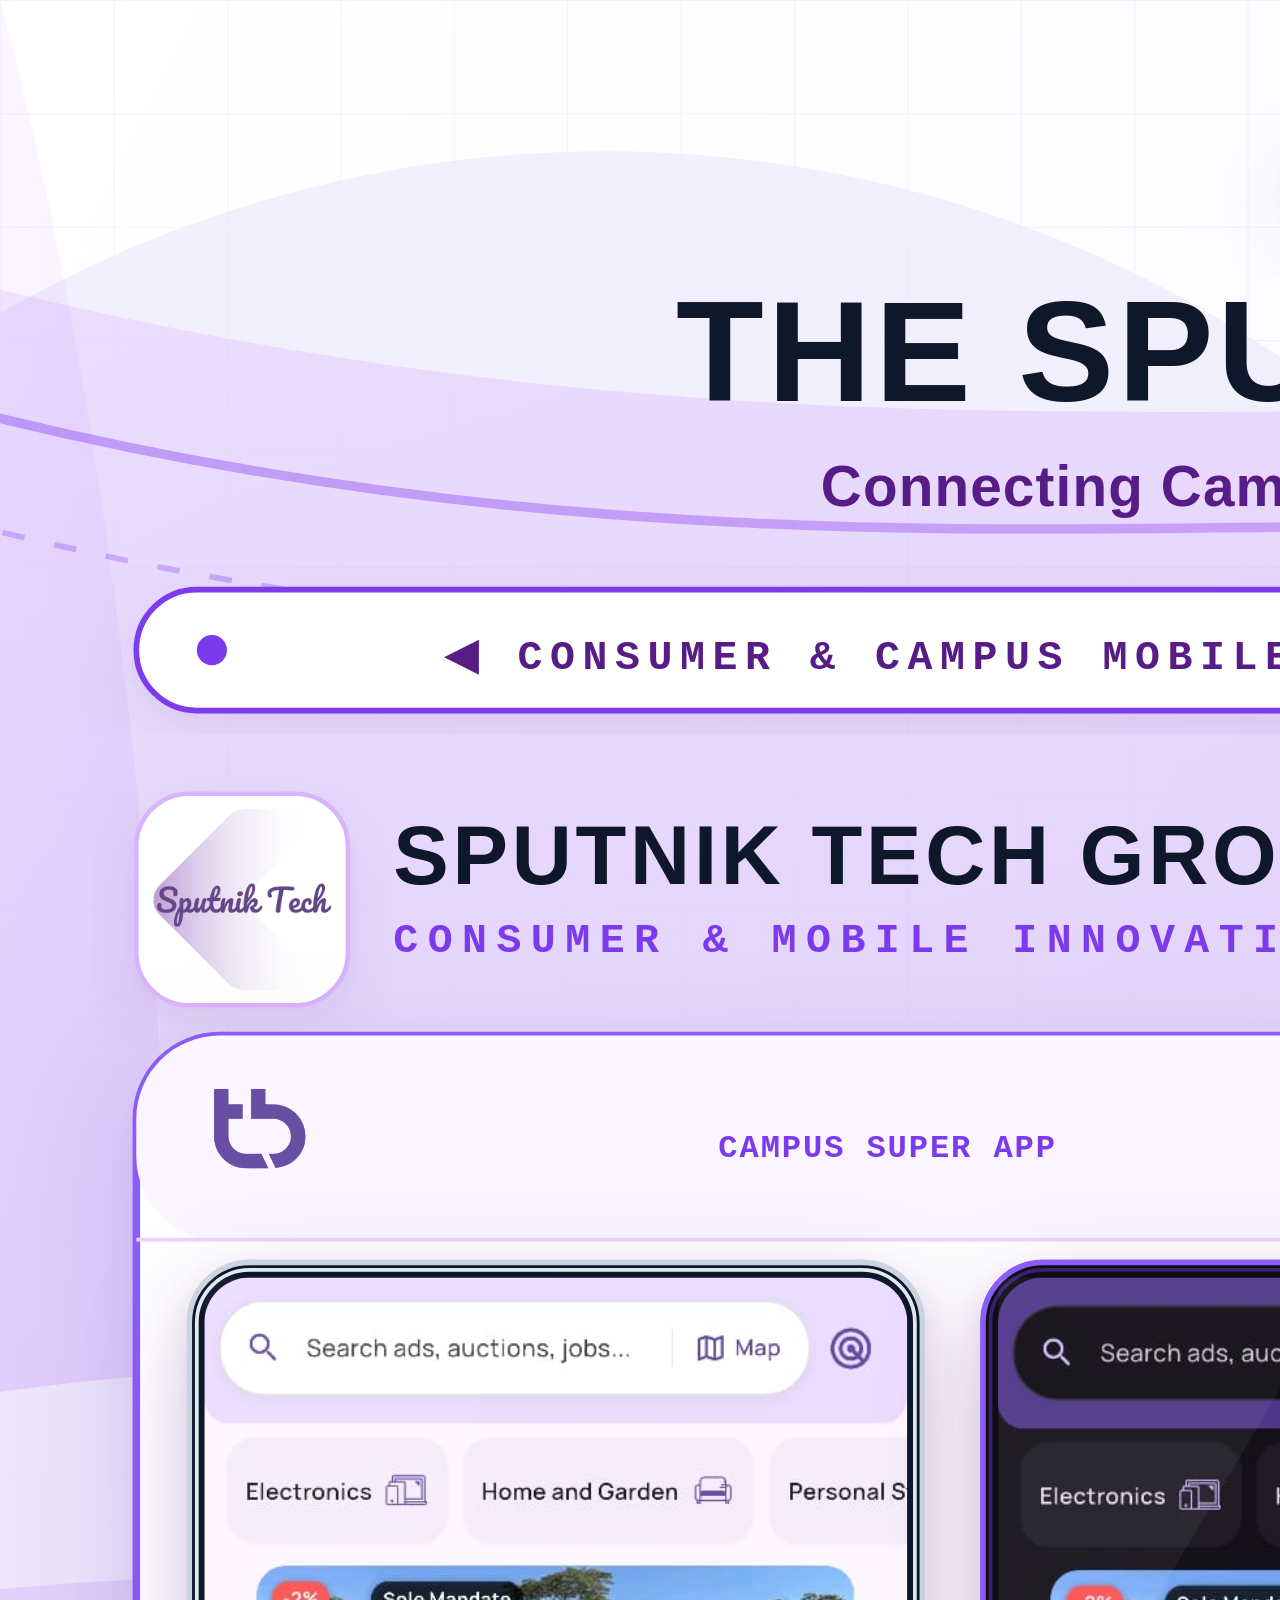
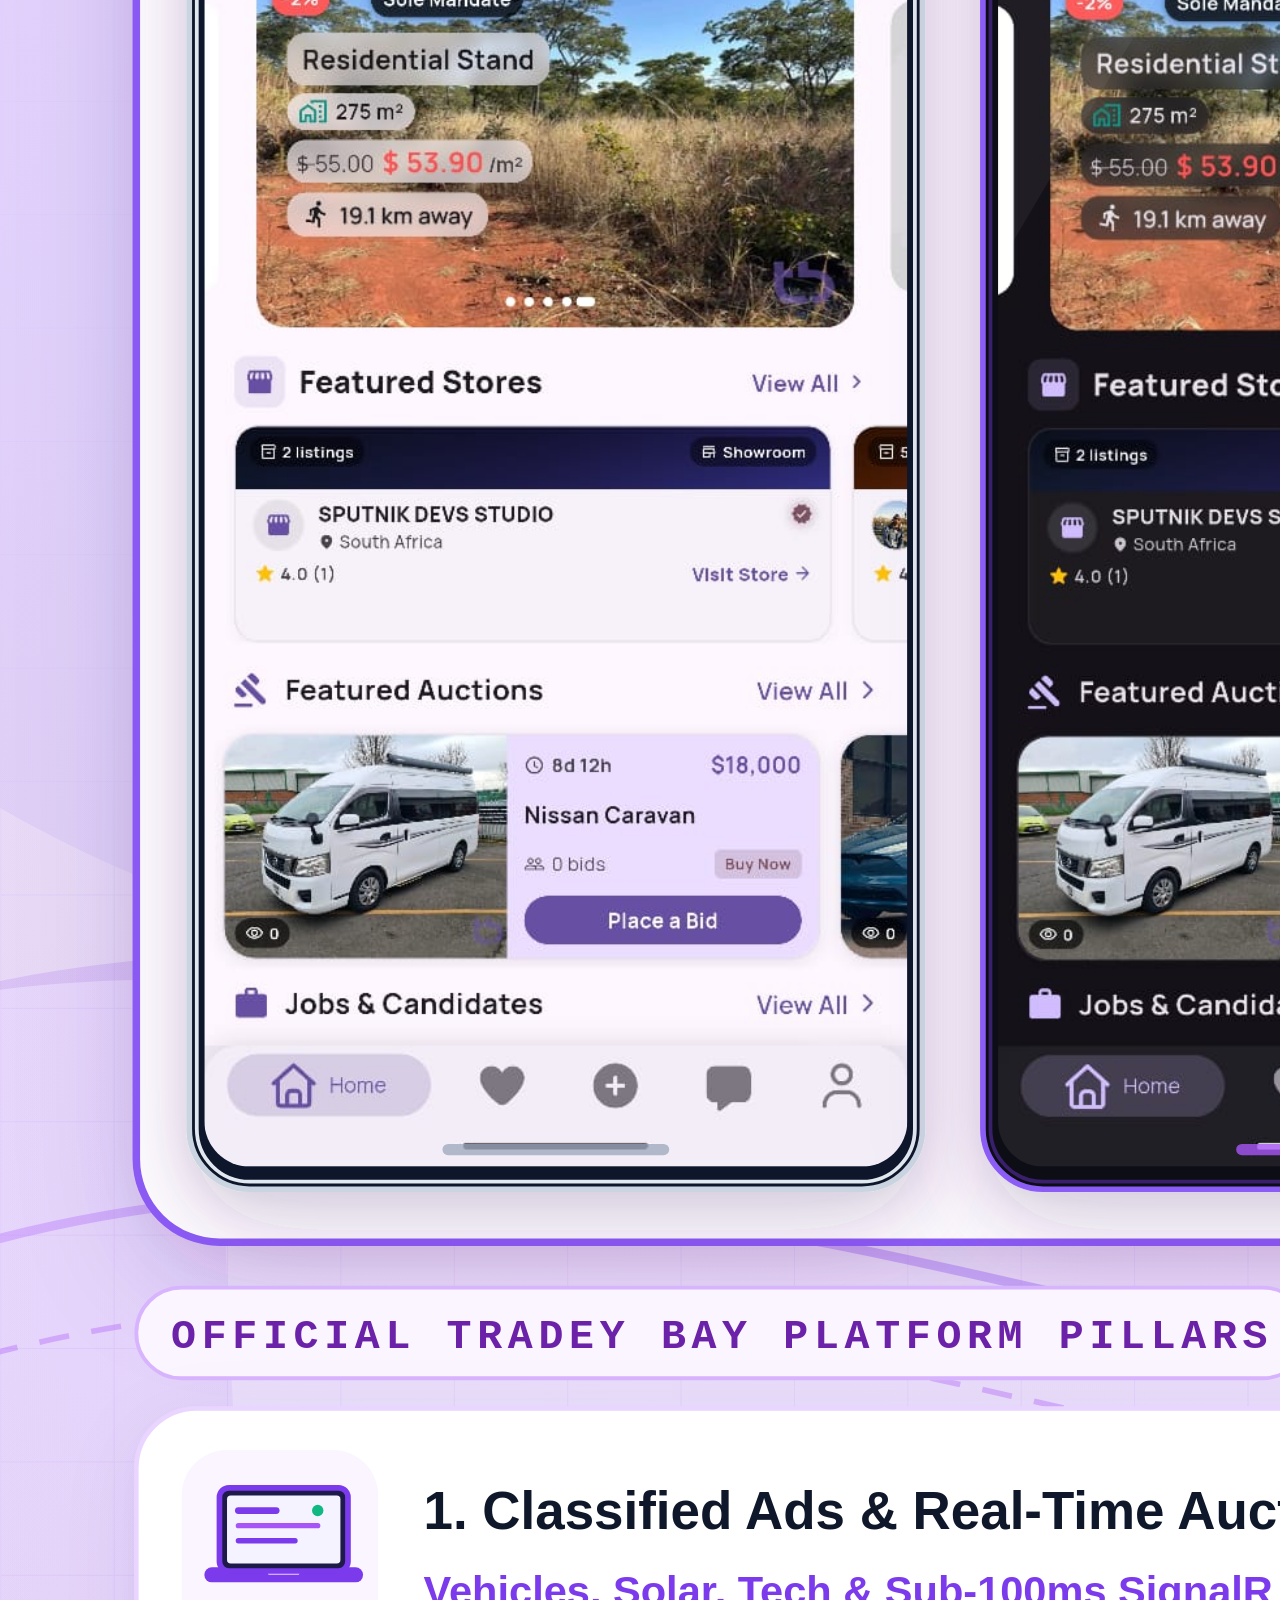
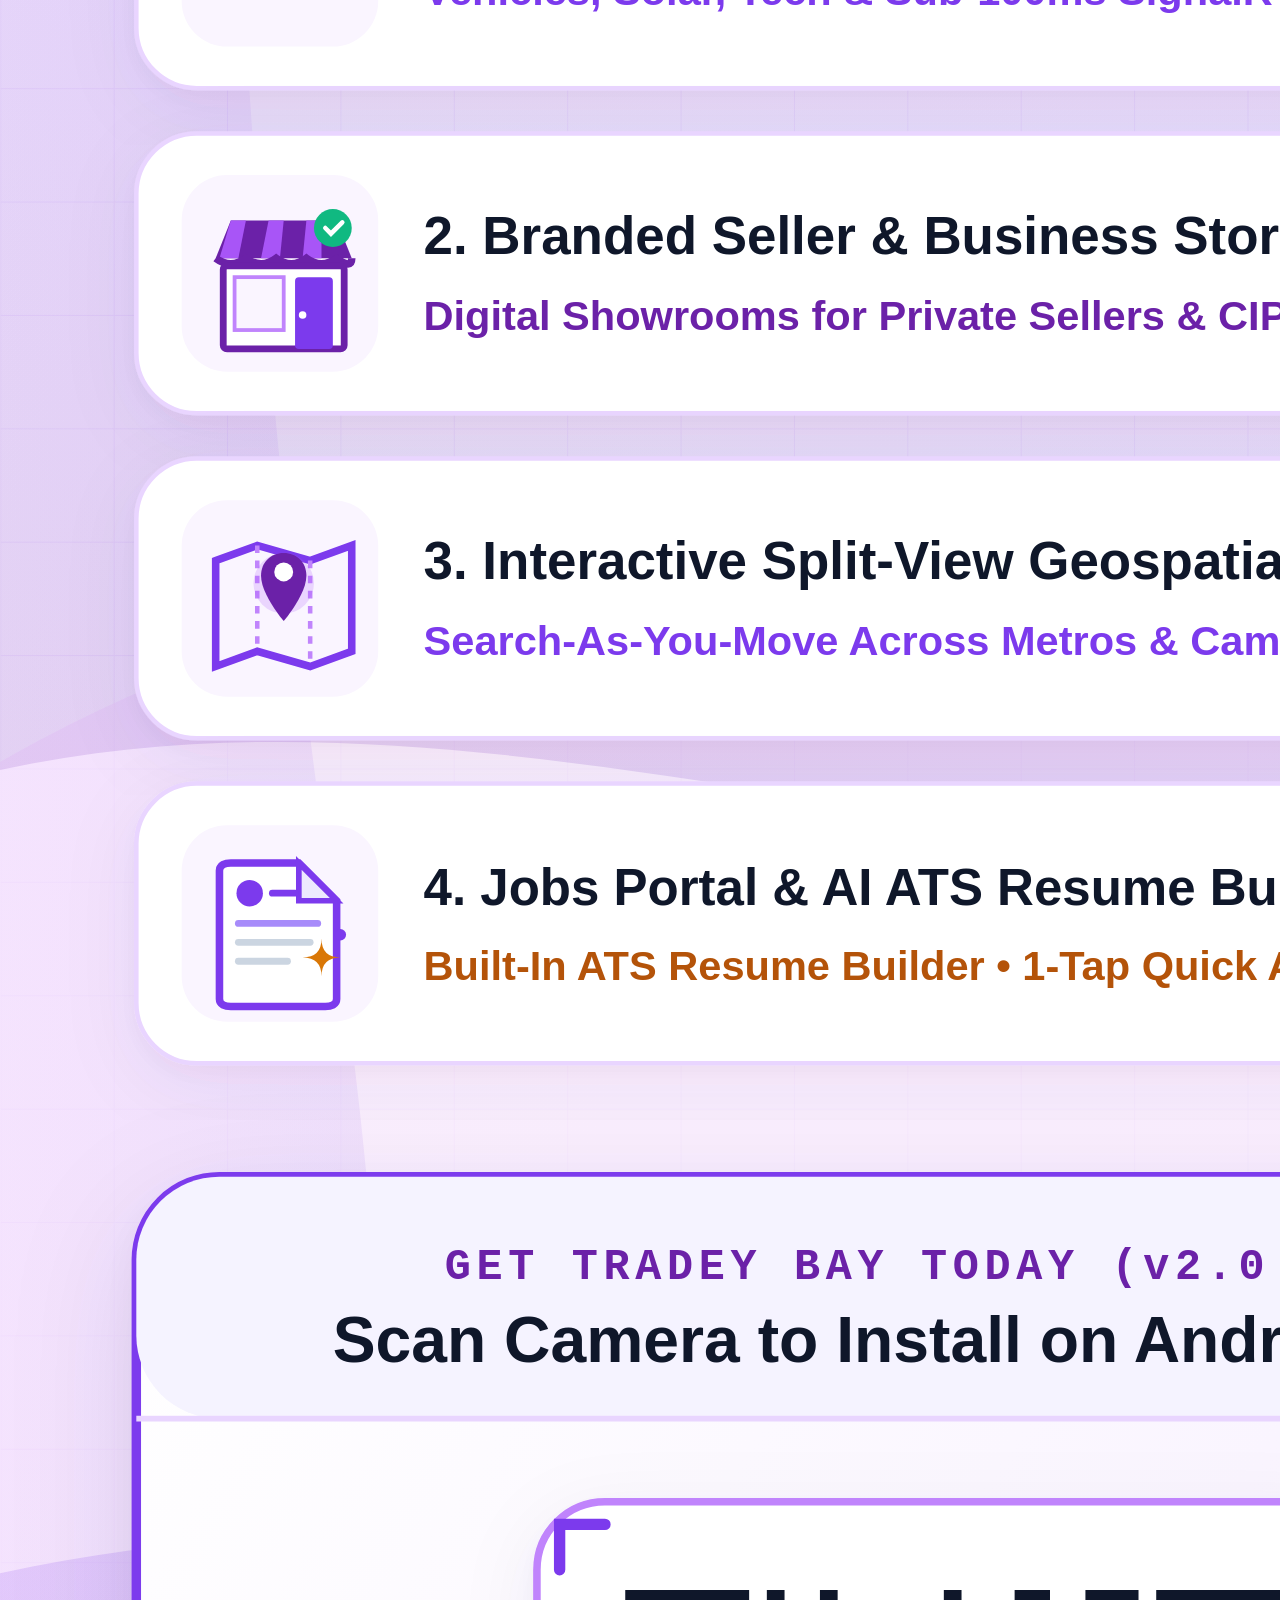
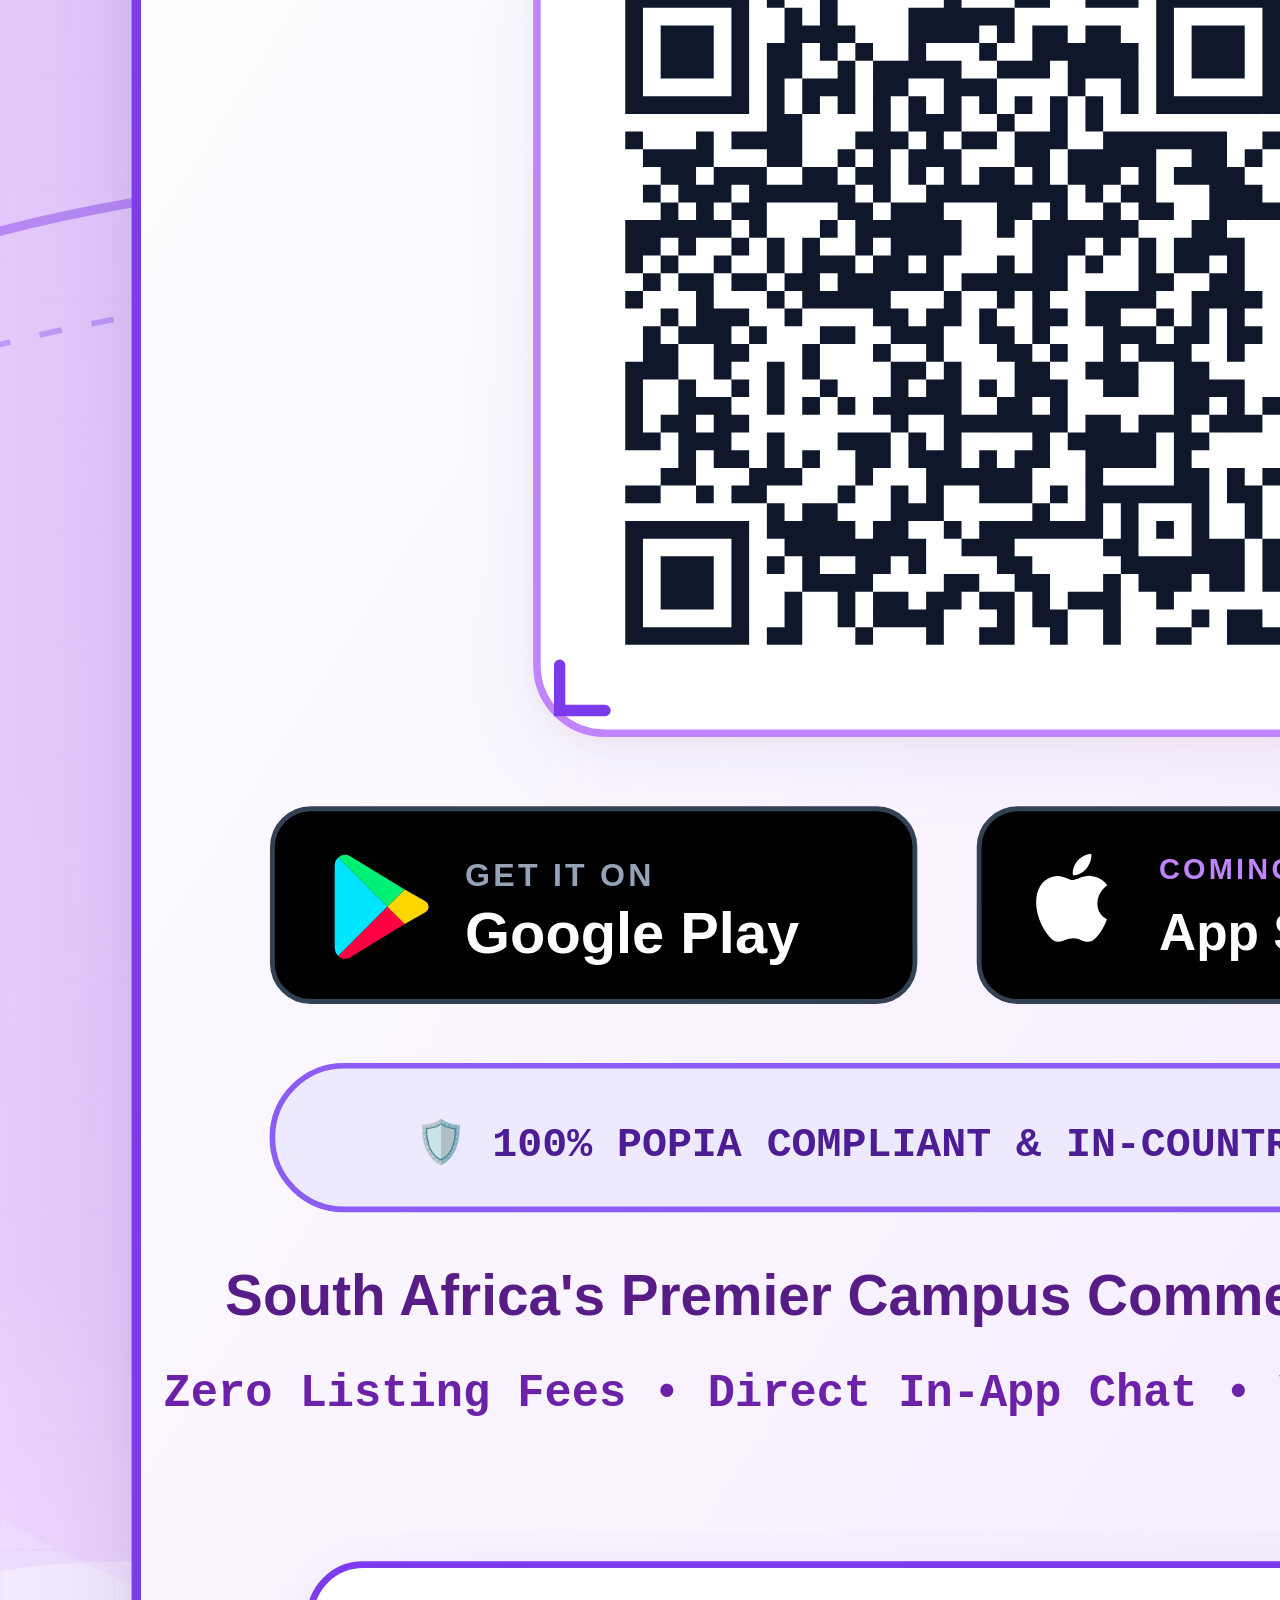
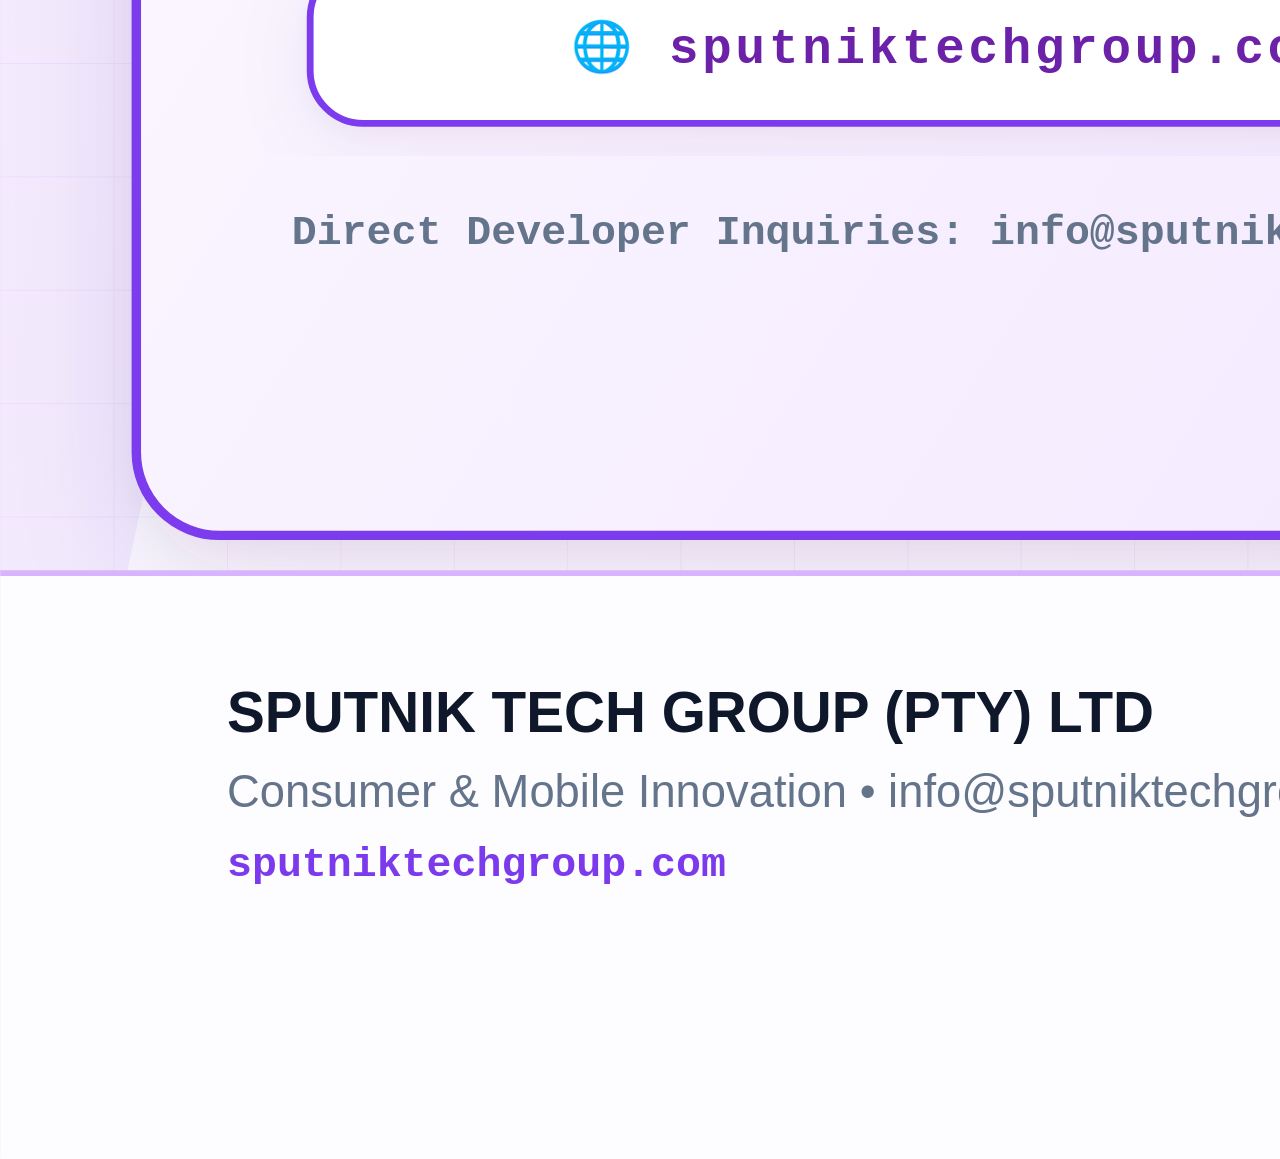
<file: designs/banner-1x2m/banner-print.html>
<!DOCTYPE html>
<html lang="en">
<head>
  <meta charset="UTF-8">
  <title>Sputnik Showcase — Vertical Split Pull-Up Banner (1m x 2m)</title>
  <style>
    @import url('https://fonts.googleapis.com/css2?family=Inter:wght@400;500;600;700;800;900&family=JetBrains+Mono:wght@500;700;800&display=swap');

    @page {
      size: 1000mm 2000mm;
      margin: 0;
    }

    * {
      box-sizing: border-box;
      margin: 0;
      padding: 0;
    }

    html, body {
      width: 1000mm;
      height: 2000mm;
      background: #ffffff;
      color: #0f172a;
      font-family: 'Inter', -apple-system, BlinkMacSystemFont, sans-serif;
      position: relative;
      overflow: hidden;
      -webkit-print-color-adjust: exact;
      print-color-adjust: exact;
    }

    svg.main-canvas, object.main-canvas {
      width: 1000mm;
      height: 2000mm;
      display: block;
    }
  </style>
</head>
<body>
  <!-- Directly embed the full 1000mm x 2000mm vector SVG artwork -->
  <object data="banner.svg" type="image/svg+xml" class="main-canvas" width="1000mm" height="2000mm">
    <img src="banner.svg" alt="Sputnik Pull-Up Banner 1m x 2m" style="width: 1000mm; height: 2000mm;" />
  </object>
</body>
</html>
</file>
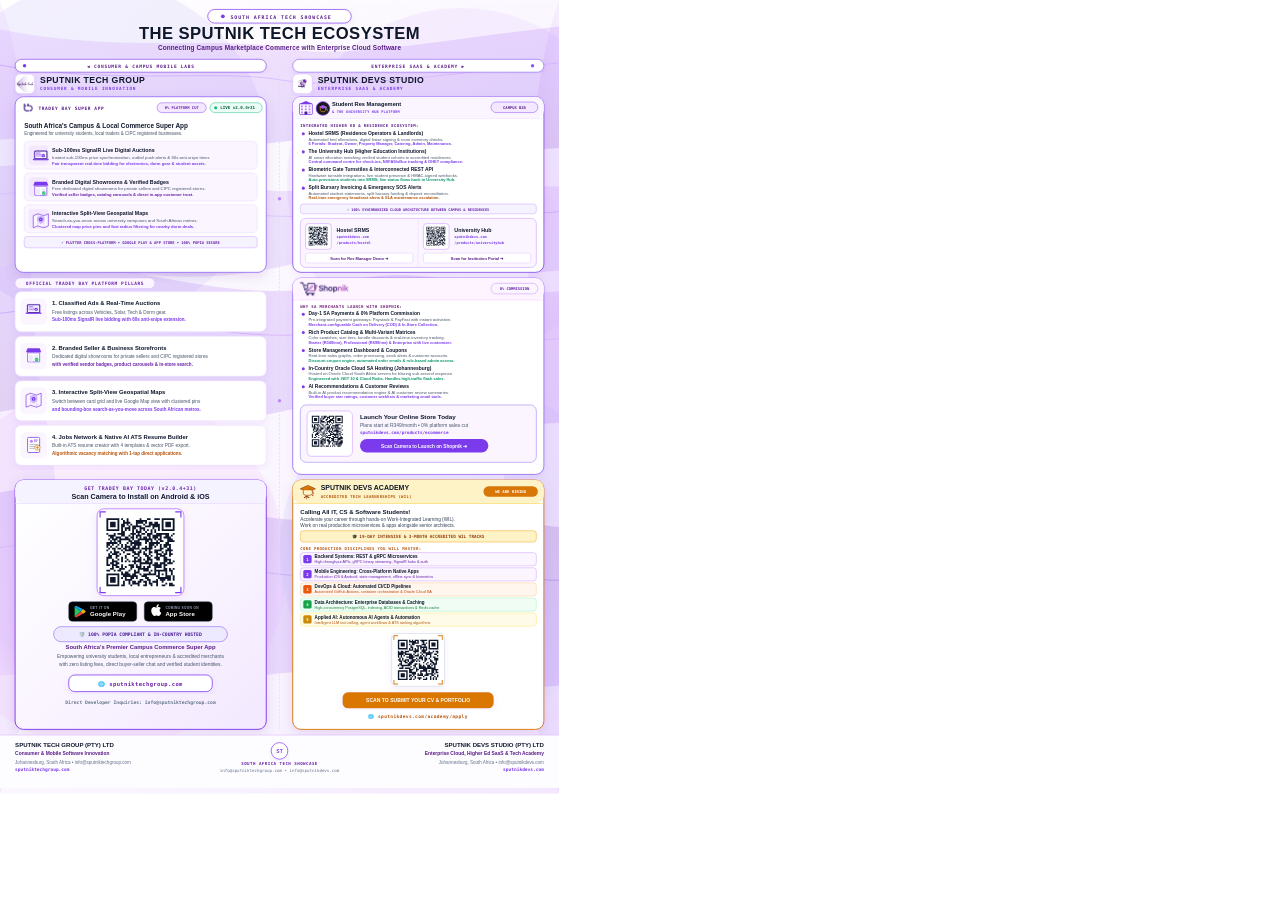
<file: designs/flyer/flyer-print.html>
<!DOCTYPE html>
<html lang="en">
<head>
  <meta charset="UTF-8">
  <title>Sputnik Showcase — Handheld Ecosystem Print Flyer (A5: 148mm x 210mm)</title>
  <style>
    @import url('https://fonts.googleapis.com/css2?family=Inter:wght@400;500;600;700;800;900&family=JetBrains+Mono:wght@500;700;800&display=swap');

    @page {
      size: 148mm 210mm;
      margin: 0;
    }

    * {
      box-sizing: border-box;
      margin: 0;
      padding: 0;
    }

    html, body {
      width: 148mm;
      height: 210mm;
      background: #ffffff;
      color: #0f172a;
      font-family: 'Inter', -apple-system, BlinkMacSystemFont, sans-serif;
      position: relative;
      overflow: hidden;
      -webkit-print-color-adjust: exact;
      print-color-adjust: exact;
    }

    svg.main-canvas, object.main-canvas {
      width: 148mm;
      height: 210mm;
      display: block;
    }
  </style>
</head>
<body>
  <!-- Directly embed the full A5 (148mm x 210mm) vector SVG artwork -->
  <object data="flyer-a5.svg" type="image/svg+xml" class="main-canvas" width="148mm" height="210mm">
    <img src="flyer-a5.svg" alt="Sputnik Handheld Print Flyer A5" style="width: 148mm; height: 210mm;" />
  </object>
</body>
</html>
</file>
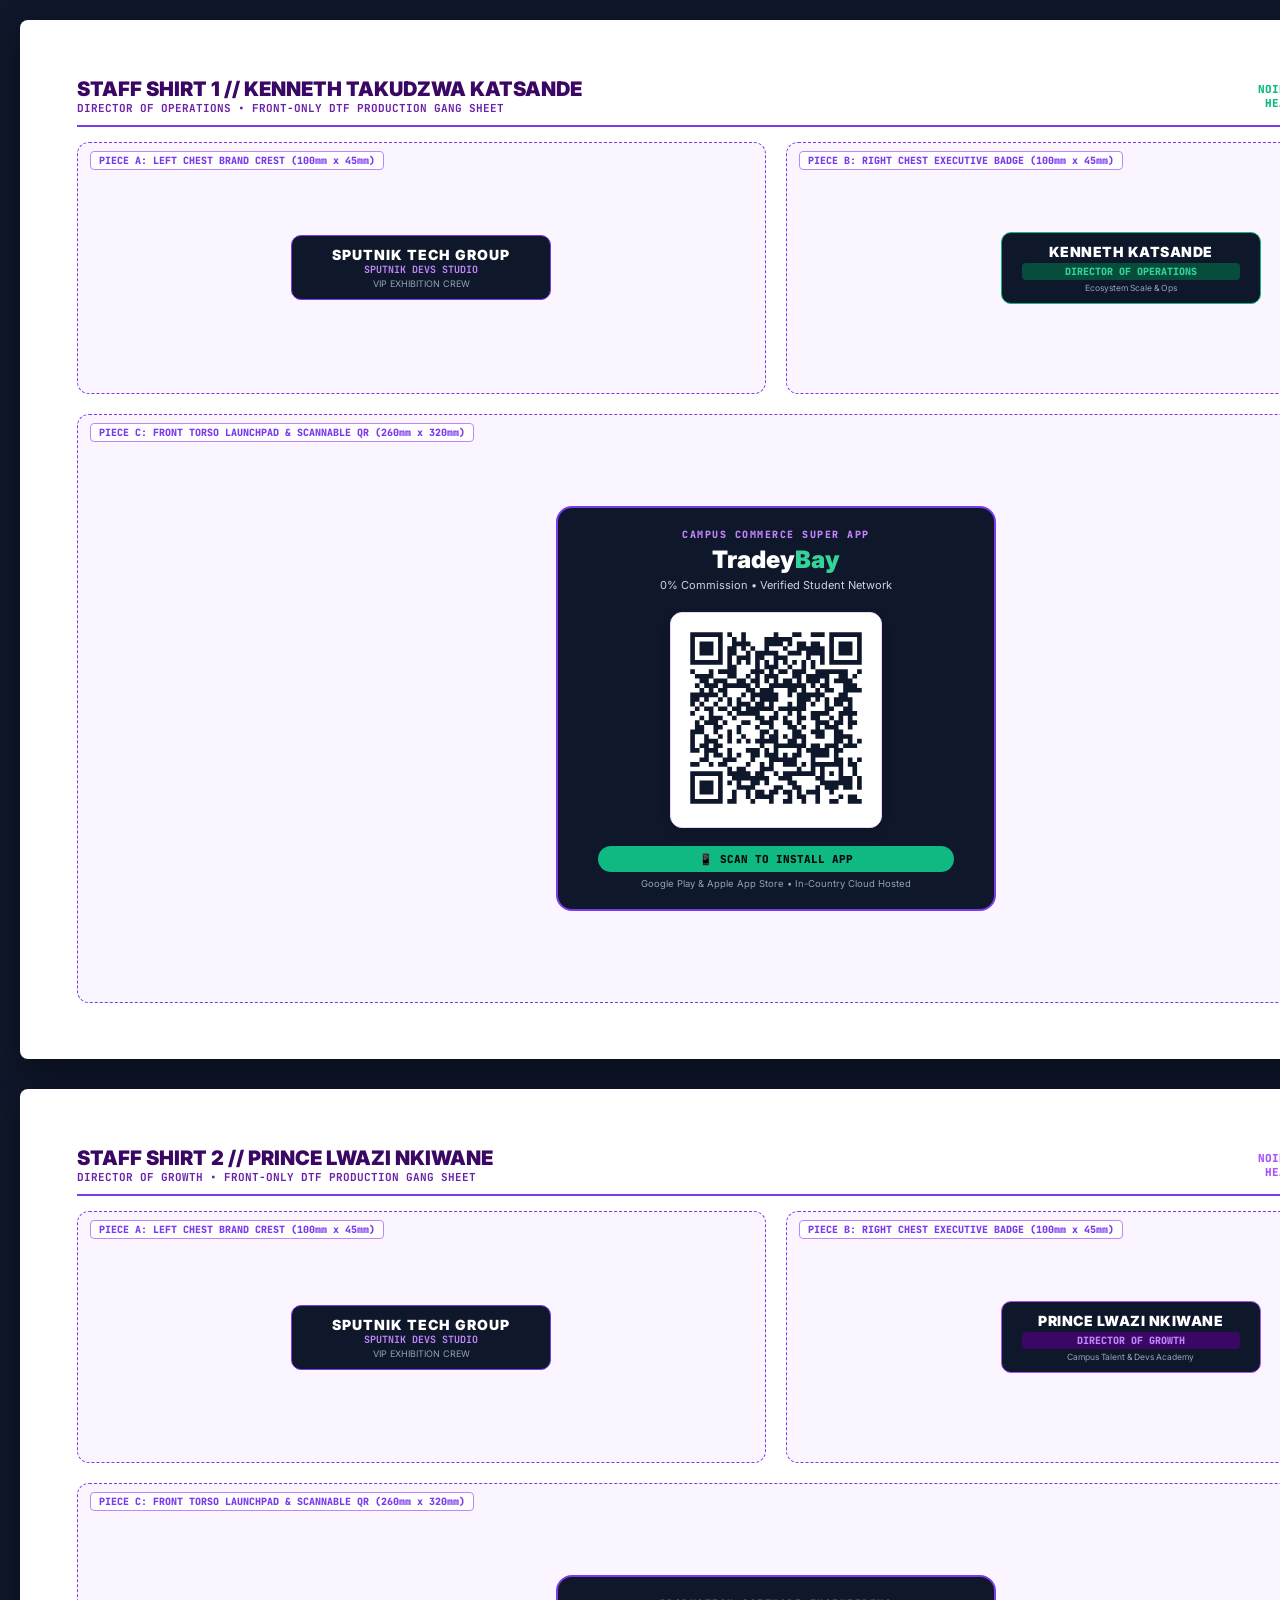
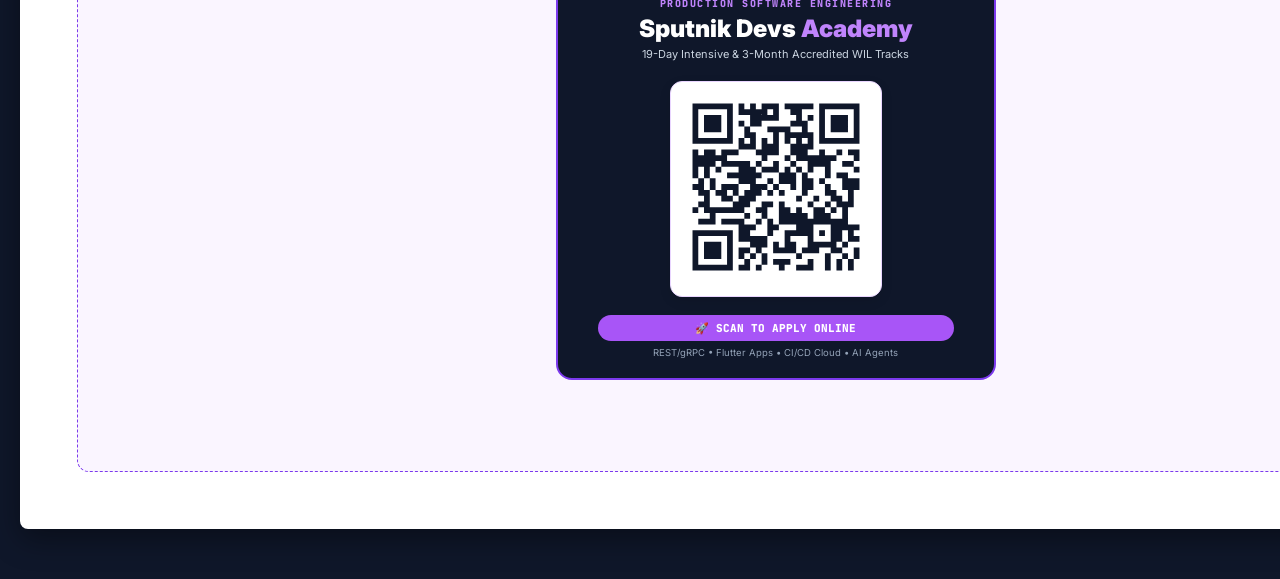
<file: designs/shirts/shirt-print.html>
<!DOCTYPE html>
<html lang="en">
<head>
  <meta charset="UTF-8">
  <title>Sputnik Showcase — Staff T-Shirts Front-Only DTF Print Sheets</title>
  <style>
    @import url('https://fonts.googleapis.com/css2?family=Inter:wght@400;600;700;800;900&family=JetBrains+Mono:wght@600;700;800&display=swap');

    @page {
      size: A3 landscape;
      margin: 10mm;
    }

    * {
      box-sizing: border-box;
      margin: 0;
      padding: 0;
    }

    body {
      background: #0f172a;
      color: #ffffff;
      font-family: 'Inter', sans-serif;
      padding: 20px;
    }

    .page-sheet {
      background: #ffffff;
      color: #0f172a;
      width: 400mm;
      min-height: 275mm;
      margin: 0 auto 30px auto;
      padding: 15mm;
      box-shadow: 0 10px 30px rgba(0,0,0,0.4);
      border-radius: 8px;
      page-break-after: always;
      display: flex;
      flex-direction: column;
      justify-content: space-between;
    }

    .sheet-header {
      border-bottom: 2px solid #7c3aed;
      padding-bottom: 10px;
      margin-bottom: 15px;
      display: flex;
      justify-content: space-between;
      align-items: center;
    }

    .sheet-title {
      font-size: 20px;
      font-weight: 900;
      color: #3b0764;
    }

    .sheet-sub {
      font-family: 'JetBrains Mono', monospace;
      font-size: 11px;
      color: #6b21a8;
      font-weight: 700;
    }

    .print-grid {
      display: grid;
      grid-template-columns: 1fr 1fr;
      gap: 20px;
      flex: 1;
    }

    .cut-block {
      border: 1.5px dashed #7c3aed;
      border-radius: 12px;
      padding: 15px;
      display: flex;
      flex-direction: column;
      align-items: center;
      justify-content: center;
      background: #faf5ff;
      position: relative;
    }

    .cut-label {
      position: absolute;
      top: 8px;
      left: 12px;
      font-family: 'JetBrains Mono', monospace;
      font-size: 10px;
      font-weight: 800;
      color: #7c3aed;
      background: #ffffff;
      padding: 2px 8px;
      border-radius: 4px;
      border: 1px solid #c084fc;
    }

    .qr-box {
      background: #ffffff;
      padding: 12px;
      border-radius: 12px;
      box-shadow: 0 4px 12px rgba(0,0,0,0.1);
      border: 1px solid #e9d5ff;
      margin: 10px 0;
    }

    .badge-preview {
      background: #0f172a;
      color: #ffffff;
      padding: 10px 20px;
      border-radius: 10px;
      margin: 8px 0;
      text-align: center;
    }
  </style>
</head>
<body>

  <!-- SHEET 1: KENNETH TAKUDZWA KATSANDE (DIRECTOR OF OPERATIONS) -->
  <div class="page-sheet">
    <div class="sheet-header">
      <div>
        <div class="sheet-title">STAFF SHIRT 1 // KENNETH TAKUDZWA KATSANDE</div>
        <div class="sheet-sub">DIRECTOR OF OPERATIONS • FRONT-ONLY DTF PRODUCTION GANG SHEET</div>
      </div>
      <div style="text-align: right; font-family: 'JetBrains Mono', monospace; font-size: 11px; color: #10b981; font-weight: 800;">
        NOIR BLACK PREMIUM TEE (M/L/XL)<br>
        HEAT PRESS: 160°C • 15 SECONDS
      </div>
    </div>

    <div class="print-grid">
      <!-- Left Chest Badge -->
      <div class="cut-block">
        <div class="cut-label">PIECE A: LEFT CHEST BRAND CREST (100mm x 45mm)</div>
        <div class="badge-preview" style="border: 1.5px solid #7c3aed; width: 260px;">
          <div style="font-weight: 900; font-size: 14px; letter-spacing: 1px;">SPUTNIK TECH GROUP</div>
          <div style="color: #c084fc; font-family: 'JetBrains Mono', monospace; font-size: 10px; font-weight: 700;">SPUTNIK DEVS STUDIO</div>
          <div style="color: #94a3b8; font-size: 9px; margin-top: 2px;">VIP EXHIBITION CREW</div>
        </div>
      </div>

      <!-- Right Chest Executive Badge -->
      <div class="cut-block">
        <div class="cut-label">PIECE B: RIGHT CHEST EXECUTIVE BADGE (100mm x 45mm)</div>
        <div class="badge-preview" style="border: 1.5px solid #10b981; width: 260px;">
          <div style="font-weight: 900; font-size: 14px; letter-spacing: 0.5px;">KENNETH KATSANDE</div>
          <div style="background: #064e3b; color: #34d399; font-family: 'JetBrains Mono', monospace; font-size: 10px; font-weight: 800; border-radius: 4px; padding: 2px 6px; margin: 3px 0;">
            DIRECTOR OF OPERATIONS
          </div>
          <div style="color: #94a3b8; font-size: 8.5px;">Ecosystem Scale &amp; Ops</div>
        </div>
      </div>

      <!-- Center Torso QR Placard -->
      <div class="cut-block" style="grid-column: span 2; padding: 25px;">
        <div class="cut-label">PIECE C: FRONT TORSO LAUNCHPAD &amp; SCANNABLE QR (260mm x 320mm)</div>
        <div style="background: #0f172a; border: 2px solid #7c3aed; border-radius: 16px; padding: 20px 40px; text-align: center; color: #ffffff; width: 440px;">
          <div style="font-family: 'JetBrains Mono', monospace; font-size: 10px; font-weight: 800; color: #c084fc; letter-spacing: 1.5px;">
            CAMPUS COMMERCE SUPER APP
          </div>
          <div style="font-size: 24px; font-weight: 900; margin: 4px 0;">
            Tradey<span style="color: #34d399;">Bay</span>
          </div>
          <div style="font-size: 11px; color: #cbd5e1; margin-bottom: 10px;">
            0% Commission • Verified Student Network
          </div>

          <div class="qr-box" style="display: inline-block; background: #ffffff; padding: 10px; border-radius: 12px;">
            <svg width="190" height="190" viewBox="0 0 49.2 49.2">
              <path d="M2.4,2.4H3.6V3.6H2.4zM3.6,2.4H4.8V3.6H3.6zM4.8,2.4H6V3.6H4.8zM6,2.4H7.2V3.6H6zM7.2,2.4H8.4V3.6H7.2zM8.4,2.4H9.6V3.6H8.4zM9.6,2.4H10.8V3.6H9.6zM12,2.4H13.2V3.6H12zM15.6,2.4H16.8V3.6H15.6zM24,2.4H25.2V3.6H24zM28.8,2.4H30V3.6H28.8zM30,2.4H31.2V3.6H30zM33.6,2.4H34.8V3.6H33.6zM34.8,2.4H36V3.6H34.8zM36,2.4H37.2V3.6H36zM38.4,2.4H39.6V3.6H38.4zM39.6,2.4H40.8V3.6H39.6zM40.8,2.4H42V3.6H40.8zM42,2.4H43.2V3.6H42zM43.2,2.4H44.4V3.6H43.2zM44.4,2.4H45.6V3.6H44.4zM45.6,2.4H46.8V3.6H45.6zM2.4,3.6H3.6V4.8H2.4zM9.6,3.6H10.8V4.8H9.6zM13.2,3.6H14.4V4.8H13.2zM15.6,3.6H16.8V4.8H15.6zM21.6,3.6H22.8V4.8H21.6zM22.8,3.6H24V4.8H22.8zM24,3.6H25.2V4.8H24zM25.2,3.6H26.4V4.8H25.2zM26.4,3.6H27.6V4.8H26.4zM27.6,3.6H28.8V4.8H27.6zM38.4,3.6H39.6V4.8H38.4zM45.6,3.6H46.8V4.8H45.6zM2.4,4.8H3.6V6H2.4zM4.8,4.8H6V6H4.8zM6,4.8H7.2V6H6zM7.2,4.8H8.4V6H7.2zM9.6,4.8H10.8V6H9.6zM13.2,4.8H14.4V6H13.2zM14.4,4.8H15.6V6H14.4zM15.6,4.8H16.8V6H15.6zM16.8,4.8H18V6H16.8zM21.6,4.8H22.8V6H21.6zM22.8,4.8H24V6H22.8zM24,4.8H25.2V6H24zM25.2,4.8H26.4V6H25.2zM27.6,4.8H28.8V6H27.6zM30,4.8H31.2V6H30zM31.2,4.8H32.4V6H31.2zM33.6,4.8H34.8V6H33.6zM34.8,4.8H36V6H34.8zM38.4,4.8H39.6V6H38.4zM40.8,4.8H42V6H40.8zM42,4.8H43.2V6H42zM43.2,4.8H44.4V6H43.2zM45.6,4.8H46.8V6H45.6zM2.4,6H3.6V7.2H2.4zM4.8,6H6V7.2H4.8zM6,6H7.2V7.2H6zM7.2,6H8.4V7.2H7.2zM9.6,6H10.8V7.2H9.6zM12,6H13.2V7.2H12zM13.2,6H14.4V7.2H13.2zM15.6,6H16.8V7.2H15.6zM18,6H19.2V7.2H18zM21.6,6H22.8V7.2H21.6zM26.4,6H27.6V7.2H26.4zM30,6H31.2V7.2H30zM31.2,6H32.4V7.2H31.2zM32.4,6H33.6V7.2H32.4zM33.6,6H34.8V7.2H33.6zM34.8,6H36V7.2H34.8zM36,6H37.2V7.2H36zM38.4,6H39.6V7.2H38.4zM40.8,6H42V7.2H40.8zM42,6H43.2V7.2H42zM43.2,6H44.4V7.2H43.2zM45.6,6H46.8V7.2H45.6zM2.4,7.2H3.6V8.4H2.4zM4.8,7.2H6V8.4H4.8zM6,7.2H7.2V8.4H6zM7.2,7.2H8.4V8.4H7.2zM9.6,7.2H10.8V8.4H9.6zM12,7.2H13.2V8.4H12zM13.2,7.2H14.4V8.4H13.2zM16.8,7.2H18V8.4H16.8zM19.2,7.2H20.4V8.4H19.2zM20.4,7.2H21.6V8.4H20.4zM21.6,7.2H22.8V8.4H21.6zM22.8,7.2H24V8.4H22.8zM24,7.2H25.2V8.4H24zM27.6,7.2H28.8V8.4H27.6zM28.8,7.2H30V8.4H28.8zM30,7.2H31.2V8.4H30zM32.4,7.2H33.6V8.4H32.4zM33.6,7.2H34.8V8.4H33.6zM34.8,7.2H36V8.4H34.8zM36,7.2H37.2V8.4H36zM38.4,7.2H39.6V8.4H38.4zM40.8,7.2H42V8.4H40.8zM42,7.2H43.2V8.4H42zM43.2,7.2H44.4V8.4H43.2zM45.6,7.2H46.8V8.4H45.6zM2.4,8.4H3.6V9.6H2.4zM9.6,8.4H10.8V9.6H9.6zM12,8.4H13.2V9.6H12zM14.4,8.4H15.6V9.6H14.4zM15.6,8.4H16.8V9.6H15.6zM16.8,8.4H18V9.6H16.8zM19.2,8.4H20.4V9.6H19.2zM20.4,8.4H21.6V9.6H20.4zM24,8.4H25.2V9.6H24zM25.2,8.4H26.4V9.6H25.2zM26.4,8.4H27.6V9.6H26.4zM32.4,8.4H33.6V9.6H32.4zM36,8.4H37.2V9.6H36zM38.4,8.4H39.6V9.6H38.4zM45.6,8.4H46.8V9.6H45.6zM2.4,9.6H3.6V10.8H2.4zM3.6,9.6H4.8V10.8H3.6zM4.8,9.6H6V10.8H4.8zM6,9.6H7.2V10.8H6zM7.2,9.6H8.4V10.8H7.2zM8.4,9.6H9.6V10.8H8.4zM9.6,9.6H10.8V10.8H9.6zM12,9.6H13.2V10.8H12zM14.4,9.6H15.6V10.8H14.4zM16.8,9.6H18V10.8H16.8zM19.2,9.6H20.4V10.8H19.2zM21.6,9.6H22.8V10.8H21.6zM24,9.6H25.2V10.8H24zM26.4,9.6H27.6V10.8H26.4zM28.8,9.6H30V10.8H28.8zM31.2,9.6H32.4V10.8H31.2zM33.6,9.6H34.8V10.8H33.6zM36,9.6H37.2V10.8H36zM38.4,9.6H39.6V10.8H38.4zM39.6,9.6H40.8V10.8H39.6zM40.8,9.6H42V10.8H40.8zM42,9.6H43.2V10.8H42zM43.2,9.6H44.4V10.8H43.2zM44.4,9.6H45.6V10.8H44.4zM45.6,9.6H46.8V10.8H45.6zM12,10.8H13.2V12H12zM13.2,10.8H14.4V12H13.2zM19.2,10.8H20.4V12H19.2zM21.6,10.8H22.8V12H21.6zM22.8,10.8H24V12H22.8zM24,10.8H25.2V12H24zM27.6,10.8H28.8V12H27.6zM31.2,10.8H32.4V12H31.2zM33.6,10.8H34.8V12H33.6zM2.4,12H3.6V13.2H2.4zM7.2,12H8.4V13.2H7.2zM9.6,12H10.8V13.2H9.6zM10.8,12H12V13.2H10.8zM12,12H13.2V13.2H12zM13.2,12H14.4V13.2H13.2zM18,12H19.2V13.2H18zM19.2,12H20.4V13.2H19.2zM20.4,12H21.6V13.2H20.4zM22.8,12H24V13.2H22.8zM25.2,12H26.4V13.2H25.2zM26.4,12H27.6V13.2H26.4zM28.8,12H30V13.2H28.8zM30,12H31.2V13.2H30zM31.2,12H32.4V13.2H31.2zM34.8,12H36V13.2H34.8zM36,12H37.2V13.2H36zM37.2,12H38.4V13.2H37.2zM38.4,12H39.6V13.2H38.4zM39.6,12H40.8V13.2H39.6zM40.8,12H42V13.2H40.8zM42,12H43.2V13.2H42zM45.6,12H46.8V13.2H45.6zM3.6,13.2H4.8V14.4H3.6zM4.8,13.2H6V14.4H4.8zM6,13.2H7.2V14.4H6zM7.2,13.2H8.4V14.4H7.2zM12,13.2H13.2V14.4H12zM13.2,13.2H14.4V14.4H13.2zM16.8,13.2H18V14.4H16.8zM19.2,13.2H20.4V14.4H19.2zM21.6,13.2H22.8V14.4H21.6zM22.8,13.2H24V14.4H22.8zM24,13.2H25.2V14.4H24zM28.8,13.2H30V14.4H28.8zM30,13.2H31.2V14.4H30zM32.4,13.2H33.6V14.4H32.4zM33.6,13.2H34.8V14.4H33.6zM34.8,13.2H36V14.4H34.8zM36,13.2H37.2V14.4H36zM37.2,13.2H38.4V14.4H37.2zM40.8,13.2H42V14.4H40.8zM42,13.2H43.2V14.4H42zM44.4,13.2H45.6V14.4H44.4zM4.8,14.4H6V15.6H4.8zM6,14.4H7.2V15.6H6zM8.4,14.4H9.6V15.6H8.4zM9.6,14.4H10.8V15.6H9.6zM10.8,14.4H12V15.6H10.8zM14.4,14.4H15.6V15.6H14.4zM15.6,14.4H16.8V15.6H15.6zM18,14.4H19.2V15.6H18zM19.2,14.4H20.4V15.6H19.2zM21.6,14.4H22.8V15.6H21.6zM24,14.4H25.2V15.6H24zM26.4,14.4H27.6V15.6H26.4zM27.6,14.4H28.8V15.6H27.6zM30,14.4H31.2V15.6H30zM32.4,14.4H33.6V15.6H32.4zM33.6,14.4H34.8V15.6H33.6zM34.8,14.4H36V15.6H34.8zM37.2,14.4H38.4V15.6H37.2zM39.6,14.4H40.8V15.6H39.6zM40.8,14.4H42V15.6H40.8zM42,14.4H43.2V15.6H42zM43.2,14.4H44.4V15.6H43.2zM3.6,15.6H4.8V16.8H3.6zM6,15.6H7.2V16.8H6zM7.2,15.6H8.4V16.8H7.2zM8.4,15.6H9.6V16.8H8.4zM10.8,15.6H12V16.8H10.8zM12,15.6H13.2V16.8H12zM13.2,15.6H14.4V16.8H13.2zM14.4,15.6H15.6V16.8H14.4zM15.6,15.6H16.8V16.8H15.6zM16.8,15.6H18V16.8H16.8zM19.2,15.6H20.4V16.8H19.2zM22.8,15.6H24V16.8H22.8zM24,15.6H25.2V16.8H24zM25.2,15.6H26.4V16.8H25.2zM26.4,15.6H27.6V16.8H26.4zM27.6,15.6H28.8V16.8H27.6zM28.8,15.6H30V16.8H28.8zM30,15.6H31.2V16.8H30zM31.2,15.6H32.4V16.8H31.2zM33.6,15.6H34.8V16.8H33.6zM36,15.6H37.2V16.8H36zM37.2,15.6H38.4V16.8H37.2zM42,15.6H43.2V16.8H42zM43.2,15.6H44.4V16.8H43.2zM44.4,15.6H45.6V16.8H44.4zM4.8,16.8H6V18H4.8zM7.2,16.8H8.4V18H7.2zM9.6,16.8H10.8V18H9.6zM10.8,16.8H12V18H10.8zM16.8,16.8H18V18H16.8zM18,16.8H19.2V18H18zM20.4,16.8H21.6V18H20.4zM21.6,16.8H22.8V18H21.6zM22.8,16.8H24V18H22.8zM27.6,16.8H28.8V18H27.6zM28.8,16.8H30V18H28.8zM31.2,16.8H32.4V18H31.2zM34.8,16.8H36V18H34.8zM37.2,16.8H38.4V18H37.2zM38.4,16.8H39.6V18H38.4zM42,16.8H43.2V18H42zM43.2,16.8H44.4V18H43.2zM44.4,16.8H45.6V18H44.4zM45.6,16.8H46.8V18H45.6zM2.4,18H3.6V19.2H2.4zM3.6,18H4.8V19.2H3.6zM4.8,18H6V19.2H4.8zM6,18H7.2V19.2H6zM7.2,18H8.4V19.2H7.2zM8.4,18H9.6V19.2H8.4zM10.8,18H12V19.2H10.8zM15.6,18H16.8V19.2H15.6zM18,18H19.2V19.2H18zM19.2,18H20.4V19.2H19.2zM20.4,18H21.6V19.2H20.4zM21.6,18H22.8V19.2H21.6zM22.8,18H24V19.2H22.8zM24,18H25.2V19.2H24zM27.6,18H28.8V19.2H27.6zM30,18H31.2V19.2H30zM31.2,18H32.4V19.2H31.2zM32.4,18H33.6V19.2H32.4zM33.6,18H34.8V19.2H33.6zM34.8,18H36V19.2H34.8zM36,18H37.2V19.2H36zM40.8,18H42V19.2H40.8zM42,18H43.2V19.2H42zM2.4,19.2H3.6V20.4H2.4zM3.6,19.2H4.8V20.4H3.6zM6,19.2H7.2V20.4H6zM9.6,19.2H10.8V20.4H9.6zM12,19.2H13.2V20.4H12zM14.4,19.2H15.6V20.4H14.4zM18,19.2H19.2V20.4H18zM20.4,19.2H21.6V20.4H20.4zM21.6,19.2H22.8V20.4H21.6zM22.8,19.2H24V20.4H22.8zM24,19.2H25.2V20.4H24zM30,19.2H31.2V20.4H30zM31.2,19.2H32.4V20.4H31.2zM32.4,19.2H33.6V20.4H32.4zM34.8,19.2H36V20.4H34.8zM37.2,19.2H38.4V20.4H37.2zM39.6,19.2H40.8V20.4H39.6zM40.8,19.2H42V20.4H40.8zM42,19.2H43.2V20.4H42zM43.2,19.2H44.4V20.4H43.2zM2.4,20.4H3.6V21.6H2.4zM4.8,20.4H6V21.6H4.8zM8.4,20.4H9.6V21.6H8.4zM12,20.4H13.2V21.6H12zM14.4,20.4H15.6V21.6H14.4zM15.6,20.4H16.8V21.6H15.6zM16.8,20.4H18V21.6H16.8zM19.2,20.4H20.4V21.6H19.2zM20.4,20.4H21.6V21.6H20.4zM22.8,20.4H24V21.6H22.8zM27.6,20.4H28.8V21.6H27.6zM30,20.4H31.2V21.6H30zM31.2,20.4H32.4V21.6H31.2zM33.6,20.4H34.8V21.6H33.6zM37.2,20.4H38.4V21.6H37.2zM39.6,20.4H40.8V21.6H39.6zM40.8,20.4H42V21.6H40.8zM43.2,20.4H44.4V21.6H43.2zM3.6,21.6H4.8V22.8H3.6zM6,21.6H7.2V22.8H6zM7.2,21.6H8.4V22.8H7.2zM9.6,21.6H10.8V22.8H9.6zM10.8,21.6H12V22.8H10.8zM13.2,21.6H14.4V22.8H13.2zM14.4,21.6H15.6V22.8H14.4zM16.8,21.6H18V22.8H16.8zM18,21.6H19.2V22.8H18zM19.2,21.6H20.4V22.8H19.2zM20.4,21.6H21.6V22.8H20.4zM21.6,21.6H22.8V22.8H21.6zM22.8,21.6H24V22.8H22.8zM25.2,21.6H26.4V22.8H25.2zM26.4,21.6H27.6V22.8H26.4zM27.6,21.6H28.8V22.8H27.6zM28.8,21.6H30V22.8H28.8zM30,21.6H31.2V22.8H30zM31.2,21.6H32.4V22.8H31.2zM37.2,21.6H38.4V22.8H37.2zM38.4,21.6H39.6V22.8H38.4zM42,21.6H43.2V22.8H42zM43.2,21.6H44.4V22.8H43.2zM2.4,22.8H3.6V24H2.4zM7.2,22.8H8.4V24H7.2zM12,22.8H13.2V24H12zM14.4,22.8H15.6V24H14.4zM15.6,22.8H16.8V24H15.6zM16.8,22.8H18V24H16.8zM18,22.8H19.2V24H18zM19.2,22.8H20.4V24H19.2zM24,22.8H25.2V24H24zM27.6,22.8H28.8V24H27.6zM30,22.8H31.2V24H30zM33.6,22.8H34.8V24H33.6zM34.8,22.8H36V24H34.8zM36,22.8H37.2V24H36zM37.2,22.8H38.4V24H37.2zM40.8,22.8H42V24H40.8zM42,22.8H43.2V24H42zM43.2,22.8H44.4V24H43.2zM44.4,22.8H45.6V24H44.4zM4.8,24H6V25.2H4.8zM7.2,24H8.4V25.2H7.2zM8.4,24H9.6V25.2H8.4zM9.6,24H10.8V25.2H9.6zM13.2,24H14.4V25.2H13.2zM19.2,24H20.4V25.2H19.2zM20.4,24H21.6V25.2H20.4zM22.8,24H24V25.2H22.8zM24,24H25.2V25.2H24zM26.4,24H27.6V25.2H26.4zM30,24H31.2V25.2H30zM31.2,24H32.4V25.2H31.2zM33.6,24H34.8V25.2H33.6zM34.8,24H36V25.2H34.8zM38.4,24H39.6V25.2H38.4zM40.8,24H42V25.2H40.8zM43.2,24H44.4V25.2H43.2zM3.6,25.2H4.8V26.4H3.6zM6,25.2H7.2V26.4H6zM7.2,25.2H8.4V26.4H7.2zM8.4,25.2H9.6V26.4H8.4zM10.8,25.2H12V26.4H10.8zM15.6,25.2H16.8V26.4H15.6zM16.8,25.2H18V26.4H16.8zM20.4,25.2H21.6V26.4H20.4zM21.6,25.2H22.8V26.4H21.6zM22.8,25.2H24V26.4H22.8zM26.4,25.2H27.6V26.4H26.4zM27.6,25.2H28.8V26.4H27.6zM30,25.2H31.2V26.4H30zM34.8,25.2H36V26.4H34.8zM36,25.2H37.2V26.4H36zM37.2,25.2H38.4V26.4H37.2zM39.6,25.2H40.8V26.4H39.6zM40.8,25.2H42V26.4H40.8zM43.2,25.2H44.4V26.4H43.2zM44.4,25.2H45.6V26.4H44.4zM3.6,26.4H4.8V27.6H3.6zM4.8,26.4H6V27.6H4.8zM8.4,26.4H9.6V27.6H8.4zM9.6,26.4H10.8V27.6H9.6zM14.4,26.4H15.6V27.6H14.4zM19.2,26.4H20.4V27.6H19.2zM22.8,26.4H24V27.6H22.8zM27.6,26.4H28.8V27.6H27.6zM28.8,26.4H30V27.6H28.8zM31.2,26.4H32.4V27.6H31.2zM34.8,26.4H36V27.6H34.8zM37.2,26.4H38.4V27.6H37.2zM38.4,26.4H39.6V27.6H38.4zM39.6,26.4H40.8V27.6H39.6zM43.2,26.4H44.4V27.6H43.2zM2.4,27.6H3.6V28.8H2.4zM3.6,27.6H4.8V28.8H3.6zM4.8,27.6H6V28.8H4.8zM8.4,27.6H9.6V28.8H8.4zM12,27.6H13.2V28.8H12zM14.4,27.6H15.6V28.8H14.4zM20.4,27.6H21.6V28.8H20.4zM21.6,27.6H22.8V28.8H21.6zM24,27.6H25.2V28.8H24zM28.8,27.6H30V28.8H28.8zM30,27.6H31.2V28.8H30zM33.6,27.6H34.8V28.8H33.6zM34.8,27.6H36V28.8H34.8zM36,27.6H37.2V28.8H36zM39.6,27.6H40.8V28.8H39.6zM40.8,27.6H42V28.8H40.8zM2.4,28.8H3.6V30H2.4zM6,28.8H7.2V30H6zM9.6,28.8H10.8V30H9.6zM12,28.8H13.2V30H12zM15.6,28.8H16.8V30H15.6zM20.4,28.8H21.6V30H20.4zM22.8,28.8H24V30H22.8zM24,28.8H25.2V30H24zM26.4,28.8H27.6V30H26.4zM28.8,28.8H30V30H28.8zM30,28.8H31.2V30H30zM31.2,28.8H32.4V30H31.2zM34.8,28.8H36V30H34.8zM36,28.8H37.2V30H36zM39.6,28.8H40.8V30H39.6zM40.8,28.8H42V30H40.8zM42,28.8H43.2V30H42zM43.2,28.8H44.4V30H43.2zM2.4,30H3.6V31.2H2.4zM6,30H7.2V31.2H6zM7.2,30H8.4V31.2H7.2zM8.4,30H9.6V31.2H8.4zM12,30H13.2V31.2H12zM14.4,30H15.6V31.2H14.4zM16.8,30H18V31.2H16.8zM19.2,30H20.4V31.2H19.2zM20.4,30H21.6V31.2H20.4zM21.6,30H22.8V31.2H21.6zM22.8,30H24V31.2H22.8zM24,30H25.2V31.2H24zM27.6,30H28.8V31.2H27.6zM28.8,30H30V31.2H28.8zM31.2,30H32.4V31.2H31.2zM39.6,30H40.8V31.2H39.6zM40.8,30H42V31.2H40.8zM43.2,30H44.4V31.2H43.2zM45.6,30H46.8V31.2H45.6zM2.4,31.2H3.6V32.4H2.4zM4.8,31.2H6V32.4H4.8zM6,31.2H7.2V32.4H6zM8.4,31.2H9.6V32.4H8.4zM9.6,31.2H10.8V32.4H9.6zM20.4,31.2H21.6V32.4H20.4zM24,31.2H25.2V32.4H24zM25.2,31.2H26.4V32.4H25.2zM26.4,31.2H27.6V32.4H26.4zM27.6,31.2H28.8V32.4H27.6zM28.8,31.2H30V32.4H28.8zM30,31.2H31.2V32.4H30zM31.2,31.2H32.4V32.4H31.2zM33.6,31.2H34.8V32.4H33.6zM34.8,31.2H36V32.4H34.8zM37.2,31.2H38.4V32.4H37.2zM38.4,31.2H39.6V32.4H38.4zM39.6,31.2H40.8V32.4H39.6zM42,31.2H43.2V32.4H42zM43.2,31.2H44.4V32.4H43.2zM44.4,31.2H45.6V32.4H44.4zM2.4,32.4H3.6V33.6H2.4zM3.6,32.4H4.8V33.6H3.6zM6,32.4H7.2V33.6H6zM7.2,32.4H8.4V33.6H7.2zM8.4,32.4H9.6V33.6H8.4zM12,32.4H13.2V33.6H12zM16.8,32.4H18V33.6H16.8zM18,32.4H19.2V33.6H18zM19.2,32.4H20.4V33.6H19.2zM21.6,32.4H22.8V33.6H21.6zM24,32.4H25.2V33.6H24zM30,32.4H31.2V33.6H30zM32.4,32.4H33.6V33.6H32.4zM33.6,32.4H34.8V33.6H33.6zM34.8,32.4H36V33.6H34.8zM36,32.4H37.2V33.6H36zM37.2,32.4H38.4V33.6H37.2zM39.6,32.4H40.8V33.6H39.6zM40.8,32.4H42V33.6H40.8zM6,33.6H7.2V34.8H6zM8.4,33.6H9.6V34.8H8.4zM9.6,33.6H10.8V34.8H9.6zM12,33.6H13.2V34.8H12zM14.4,33.6H15.6V34.8H14.4zM18,33.6H19.2V34.8H18zM19.2,33.6H20.4V34.8H19.2zM21.6,33.6H22.8V34.8H21.6zM22.8,33.6H24V34.8H22.8zM24,33.6H25.2V34.8H24zM26.4,33.6H27.6V34.8H26.4zM28.8,33.6H30V34.8H28.8zM30,33.6H31.2V34.8H30zM33.6,33.6H34.8V34.8H33.6zM34.8,33.6H36V34.8H34.8zM36,33.6H37.2V34.8H36zM37.2,33.6H38.4V34.8H37.2zM39.6,33.6H40.8V34.8H39.6zM4.8,34.8H6V36H4.8zM6,34.8H7.2V36H6zM10.8,34.8H12V36H10.8zM12,34.8H13.2V36H12zM13.2,34.8H14.4V36H13.2zM18,34.8H19.2V36H18zM22.8,34.8H24V36H22.8zM24,34.8H25.2V36H24zM25.2,34.8H26.4V36H25.2zM26.4,34.8H27.6V36H26.4zM27.6,34.8H28.8V36H27.6zM28.8,34.8H30V36H28.8zM33.6,34.8H34.8V36H33.6zM39.6,34.8H40.8V36H39.6zM40.8,34.8H42V36H40.8zM43.2,34.8H44.4V36H43.2zM45.6,34.8H46.8V36H45.6zM2.4,36H3.6V37.2H2.4zM3.6,36H4.8V37.2H3.6zM7.2,36H8.4V37.2H7.2zM9.6,36H10.8V37.2H9.6zM10.8,36H12V37.2H10.8zM16.8,36H18V37.2H16.8zM20.4,36H21.6V37.2H20.4zM22.8,36H24V37.2H22.8zM26.4,36H27.6V37.2H26.4zM27.6,36H28.8V37.2H27.6zM28.8,36H30V37.2H28.8zM31.2,36H32.4V37.2H31.2zM33.6,36H34.8V37.2H33.6zM34.8,36H36V37.2H34.8zM36,36H37.2V37.2H36zM37.2,36H38.4V37.2H37.2zM38.4,36H39.6V37.2H38.4zM39.6,36H40.8V37.2H39.6zM40.8,36H42V37.2H40.8zM43.2,36H44.4V37.2H43.2zM44.4,36H45.6V37.2H44.4zM12,37.2H13.2V38.4H12zM14.4,37.2H15.6V38.4H14.4zM15.6,37.2H16.8V38.4H15.6zM20.4,37.2H21.6V38.4H20.4zM21.6,37.2H22.8V38.4H21.6zM22.8,37.2H24V38.4H22.8zM30,37.2H31.2V38.4H30zM33.6,37.2H34.8V38.4H33.6zM36,37.2H37.2V38.4H36zM40.8,37.2H42V38.4H40.8zM44.4,37.2H45.6V38.4H44.4zM2.4,38.4H3.6V39.6H2.4zM3.6,38.4H4.8V39.6H3.6zM4.8,38.4H6V39.6H4.8zM6,38.4H7.2V39.6H6zM7.2,38.4H8.4V39.6H7.2zM8.4,38.4H9.6V39.6H8.4zM9.6,38.4H10.8V39.6H9.6zM12,38.4H13.2V39.6H12zM13.2,38.4H14.4V39.6H13.2zM14.4,38.4H15.6V39.6H14.4zM15.6,38.4H16.8V39.6H15.6zM16.8,38.4H18V39.6H16.8zM19.2,38.4H20.4V39.6H19.2zM20.4,38.4H21.6V39.6H20.4zM24,38.4H25.2V39.6H24zM26.4,38.4H27.6V39.6H26.4zM27.6,38.4H28.8V39.6H27.6zM28.8,38.4H30V39.6H28.8zM30,38.4H31.2V39.6H30zM31.2,38.4H32.4V39.6H31.2zM32.4,38.4H33.6V39.6H32.4zM33.6,38.4H34.8V39.6H33.6zM36,38.4H37.2V39.6H36zM38.4,38.4H39.6V39.6H38.4zM40.8,38.4H42V39.6H40.8zM44.4,38.4H45.6V39.6H44.4zM2.4,39.6H3.6V40.8H2.4zM9.6,39.6H10.8V40.8H9.6zM13.2,39.6H14.4V40.8H13.2zM14.4,39.6H15.6V40.8H14.4zM15.6,39.6H16.8V40.8H15.6zM16.8,39.6H18V40.8H16.8zM18,39.6H19.2V40.8H18zM19.2,39.6H20.4V40.8H19.2zM20.4,39.6H21.6V40.8H20.4zM21.6,39.6H22.8V40.8H21.6zM25.2,39.6H26.4V40.8H25.2zM26.4,39.6H27.6V40.8H26.4zM27.6,39.6H28.8V40.8H27.6zM34.8,39.6H36V40.8H34.8zM36,39.6H37.2V40.8H36zM40.8,39.6H42V40.8H40.8zM42,39.6H43.2V40.8H42zM43.2,39.6H44.4V40.8H43.2zM45.6,39.6H46.8V40.8H45.6zM2.4,40.8H3.6V42H2.4zM4.8,40.8H6V42H4.8zM6,40.8H7.2V42H6zM7.2,40.8H8.4V42H7.2zM9.6,40.8H10.8V42H9.6zM12,40.8H13.2V42H12zM14.4,40.8H15.6V42H14.4zM18,40.8H19.2V42H18zM19.2,40.8H20.4V42H19.2zM21.6,40.8H22.8V42H21.6zM27.6,40.8H28.8V42H27.6zM28.8,40.8H30V42H28.8zM36,40.8H37.2V42H36zM37.2,40.8H38.4V42H37.2zM38.4,40.8H39.6V42H38.4zM39.6,40.8H40.8V42H39.6zM40.8,40.8H42V42H40.8zM42,40.8H43.2V42H42zM43.2,40.8H44.4V42H43.2zM45.6,40.8H46.8V42H45.6zM2.4,42H3.6V43.2H2.4zM4.8,42H6V43.2H4.8zM6,42H7.2V43.2H6zM7.2,42H8.4V43.2H7.2zM9.6,42H10.8V43.2H9.6zM14.4,42H15.6V43.2H14.4zM15.6,42H16.8V43.2H15.6zM16.8,42H18V43.2H16.8zM18,42H19.2V43.2H18zM24,42H25.2V43.2H24zM25.2,42H26.4V43.2H25.2zM28.8,42H30V43.2H28.8zM30,42H31.2V43.2H30zM34.8,42H36V43.2H34.8zM37.2,42H38.4V43.2H37.2zM38.4,42H39.6V43.2H38.4zM39.6,42H40.8V43.2H39.6zM42,42H43.2V43.2H42zM43.2,42H44.4V43.2H43.2zM45.6,42H46.8V43.2H45.6zM2.4,43.2H3.6V44.4H2.4zM4.8,43.2H6V44.4H4.8zM6,43.2H7.2V44.4H6zM7.2,43.2H8.4V44.4H7.2zM9.6,43.2H10.8V44.4H9.6zM13.2,43.2H14.4V44.4H13.2zM16.8,43.2H18V44.4H16.8zM19.2,43.2H20.4V44.4H19.2zM20.4,43.2H21.6V44.4H20.4zM22.8,43.2H24V44.4H22.8zM24,43.2H25.2V44.4H24zM26.4,43.2H27.6V44.4H26.4zM27.6,43.2H28.8V44.4H27.6zM30,43.2H31.2V44.4H30zM32.4,43.2H33.6V44.4H32.4zM33.6,43.2H34.8V44.4H33.6zM34.8,43.2H36V44.4H34.8zM38.4,43.2H39.6V44.4H38.4zM2.4,44.4H3.6V45.6H2.4zM9.6,44.4H10.8V45.6H9.6zM13.2,44.4H14.4V45.6H13.2zM16.8,44.4H18V45.6H16.8zM19.2,44.4H20.4V45.6H19.2zM20.4,44.4H21.6V45.6H20.4zM21.6,44.4H22.8V45.6H21.6zM22.8,44.4H24V45.6H22.8zM27.6,44.4H28.8V45.6H27.6zM30,44.4H31.2V45.6H30zM31.2,44.4H32.4V45.6H31.2zM34.8,44.4H36V45.6H34.8zM40.8,44.4H42V45.6H40.8zM43.2,44.4H44.4V45.6H43.2zM44.4,44.4H45.6V45.6H44.4zM2.4,45.6H3.6V46.8H2.4zM3.6,45.6H4.8V46.8H3.6zM4.8,45.6H6V46.8H4.8zM6,45.6H7.2V46.8H6zM7.2,45.6H8.4V46.8H7.2zM8.4,45.6H9.6V46.8H8.4zM9.6,45.6H10.8V46.8H9.6zM12,45.6H13.2V46.8H12zM13.2,45.6H14.4V46.8H13.2zM18,45.6H19.2V46.8H18zM22.8,45.6H24V46.8H22.8zM26.4,45.6H27.6V46.8H26.4zM27.6,45.6H28.8V46.8H27.6zM31.2,45.6H32.4V46.8H31.2zM34.8,45.6H36V46.8H34.8zM38.4,45.6H39.6V46.8H38.4zM39.6,45.6H40.8V46.8H39.6zM43.2,45.6H44.4V46.8H43.2zM44.4,45.6H45.6V46.8H44.4zM45.6,45.6H46.8V46.8H45.6z" fill="#0f172a"/>
            </svg>
          </div>

          <div style="background: #10b981; color: #040711; font-family: 'JetBrains Mono', monospace; font-size: 11px; font-weight: 900; border-radius: 20px; padding: 6px 16px; margin-top: 8px;">
            📱 SCAN TO INSTALL APP
          </div>
          <div style="font-size: 9.5px; color: #94a3b8; margin-top: 6px;">
            Google Play &amp; Apple App Store • In-Country Cloud Hosted
          </div>
        </div>
      </div>
    </div>
  </div>

  <!-- SHEET 2: PRINCE LWAZI NKIWANE (DIRECTOR OF GROWTH) -->
  <div class="page-sheet">
    <div class="sheet-header">
      <div>
        <div class="sheet-title">STAFF SHIRT 2 // PRINCE LWAZI NKIWANE</div>
        <div class="sheet-sub">DIRECTOR OF GROWTH • FRONT-ONLY DTF PRODUCTION GANG SHEET</div>
      </div>
      <div style="text-align: right; font-family: 'JetBrains Mono', monospace; font-size: 11px; color: #a855f7; font-weight: 800;">
        NOIR BLACK PREMIUM TEE (M/L/XL)<br>
        HEAT PRESS: 160°C • 15 SECONDS
      </div>
    </div>

    <div class="print-grid">
      <!-- Left Chest Badge -->
      <div class="cut-block">
        <div class="cut-label">PIECE A: LEFT CHEST BRAND CREST (100mm x 45mm)</div>
        <div class="badge-preview" style="border: 1.5px solid #7c3aed; width: 260px;">
          <div style="font-weight: 900; font-size: 14px; letter-spacing: 1px;">SPUTNIK TECH GROUP</div>
          <div style="color: #c084fc; font-family: 'JetBrains Mono', monospace; font-size: 10px; font-weight: 700;">SPUTNIK DEVS STUDIO</div>
          <div style="color: #94a3b8; font-size: 9px; margin-top: 2px;">VIP EXHIBITION CREW</div>
        </div>
      </div>

      <!-- Right Chest Executive Badge -->
      <div class="cut-block">
        <div class="cut-label">PIECE B: RIGHT CHEST EXECUTIVE BADGE (100mm x 45mm)</div>
        <div class="badge-preview" style="border: 1.5px solid #a855f7; width: 260px;">
          <div style="font-weight: 900; font-size: 14px; letter-spacing: 0.5px;">PRINCE LWAZI NKIWANE</div>
          <div style="background: #3b0764; color: #c084fc; font-family: 'JetBrains Mono', monospace; font-size: 10px; font-weight: 800; border-radius: 4px; padding: 2px 6px; margin: 3px 0;">
            DIRECTOR OF GROWTH
          </div>
          <div style="color: #94a3b8; font-size: 8.5px;">Campus Talent &amp; Devs Academy</div>
        </div>
      </div>

      <!-- Center Torso QR Placard -->
      <div class="cut-block" style="grid-column: span 2; padding: 25px;">
        <div class="cut-label">PIECE C: FRONT TORSO LAUNCHPAD &amp; SCANNABLE QR (260mm x 320mm)</div>
        <div style="background: #0f172a; border: 2px solid #7c3aed; border-radius: 16px; padding: 20px 40px; text-align: center; color: #ffffff; width: 440px;">
          <div style="font-family: 'JetBrains Mono', monospace; font-size: 10px; font-weight: 800; color: #c084fc; letter-spacing: 1.5px;">
            PRODUCTION SOFTWARE ENGINEERING
          </div>
          <div style="font-size: 24px; font-weight: 900; margin: 4px 0;">
            Sputnik Devs <span style="color: #c084fc;">Academy</span>
          </div>
          <div style="font-size: 11px; color: #cbd5e1; margin-bottom: 10px;">
            19-Day Intensive &amp; 3-Month Accredited WIL Tracks
          </div>

          <div class="qr-box" style="display: inline-block; background: #ffffff; padding: 10px; border-radius: 12px;">
            <svg width="190" height="190" viewBox="0 0 39.6 39.6">
              <path d="M2.4,2.4H3.6V3.6H2.4zM3.6,2.4H4.8V3.6H3.6zM4.8,2.4H6V3.6H4.8zM6,2.4H7.2V3.6H6zM7.2,2.4H8.4V3.6H7.2zM8.4,2.4H9.6V3.6H8.4zM9.6,2.4H10.8V3.6H9.6zM12,2.4H13.2V3.6H12zM14.4,2.4H15.6V3.6H14.4zM16.8,2.4H18V3.6H16.8zM18,2.4H19.2V3.6H18zM19.2,2.4H20.4V3.6H19.2zM21.6,2.4H22.8V3.6H21.6zM22.8,2.4H24V3.6H22.8zM24,2.4H25.2V3.6H24zM25.2,2.4H26.4V3.6H25.2zM26.4,2.4H27.6V3.6H26.4zM28.8,2.4H30V3.6H28.8zM30,2.4H31.2V3.6H30zM31.2,2.4H32.4V3.6H31.2zM32.4,2.4H33.6V3.6H32.4zM33.6,2.4H34.8V3.6H33.6zM34.8,2.4H36V3.6H34.8zM36,2.4H37.2V3.6H36zM2.4,3.6H3.6V4.8H2.4zM9.6,3.6H10.8V4.8H9.6zM12,3.6H13.2V4.8H12zM13.2,3.6H14.4V4.8H13.2zM14.4,3.6H15.6V4.8H14.4zM15.6,3.6H16.8V4.8H15.6zM16.8,3.6H18V4.8H16.8zM19.2,3.6H20.4V4.8H19.2zM22.8,3.6H24V4.8H22.8zM24,3.6H25.2V4.8H24zM28.8,3.6H30V4.8H28.8zM36,3.6H37.2V4.8H36zM2.4,4.8H3.6V6H2.4zM4.8,4.8H6V6H4.8zM6,4.8H7.2V6H6zM7.2,4.8H8.4V6H7.2zM9.6,4.8H10.8V6H9.6zM14.4,4.8H15.6V6H14.4zM15.6,4.8H16.8V6H15.6zM16.8,4.8H18V6H16.8zM18,4.8H19.2V6H18zM19.2,4.8H20.4V6H19.2zM24,4.8H25.2V6H24zM26.4,4.8H27.6V6H26.4zM28.8,4.8H30V6H28.8zM31.2,4.8H32.4V6H31.2zM32.4,4.8H33.6V6H32.4zM33.6,4.8H34.8V6H33.6zM36,4.8H37.2V6H36zM2.4,6H3.6V7.2H2.4zM4.8,6H6V7.2H4.8zM6,6H7.2V7.2H6zM7.2,6H8.4V7.2H7.2zM9.6,6H10.8V7.2H9.6zM12,6H13.2V7.2H12zM14.4,6H15.6V7.2H14.4zM15.6,6H16.8V7.2H15.6zM22.8,6H24V7.2H22.8zM24,6H25.2V7.2H24zM25.2,6H26.4V7.2H25.2zM28.8,6H30V7.2H28.8zM31.2,6H32.4V7.2H31.2zM32.4,6H33.6V7.2H32.4zM33.6,6H34.8V7.2H33.6zM36,6H37.2V7.2H36zM2.4,7.2H3.6V8.4H2.4zM4.8,7.2H6V8.4H4.8zM6,7.2H7.2V8.4H6zM7.2,7.2H8.4V8.4H7.2zM9.6,7.2H10.8V8.4H9.6zM13.2,7.2H14.4V8.4H13.2zM18,7.2H19.2V8.4H18zM19.2,7.2H20.4V8.4H19.2zM20.4,7.2H21.6V8.4H20.4zM21.6,7.2H22.8V8.4H21.6zM25.2,7.2H26.4V8.4H25.2zM28.8,7.2H30V8.4H28.8zM31.2,7.2H32.4V8.4H31.2zM32.4,7.2H33.6V8.4H32.4zM33.6,7.2H34.8V8.4H33.6zM36,7.2H37.2V8.4H36zM2.4,8.4H3.6V9.6H2.4zM9.6,8.4H10.8V9.6H9.6zM13.2,8.4H14.4V9.6H13.2zM14.4,8.4H15.6V9.6H14.4zM19.2,8.4H20.4V9.6H19.2zM21.6,8.4H22.8V9.6H21.6zM22.8,8.4H24V9.6H22.8zM24,8.4H25.2V9.6H24zM25.2,8.4H26.4V9.6H25.2zM26.4,8.4H27.6V9.6H26.4zM28.8,8.4H30V9.6H28.8zM36,8.4H37.2V9.6H36zM2.4,9.6H3.6V10.8H2.4zM3.6,9.6H4.8V10.8H3.6zM4.8,9.6H6V10.8H4.8zM6,9.6H7.2V10.8H6zM7.2,9.6H8.4V10.8H7.2zM8.4,9.6H9.6V10.8H8.4zM9.6,9.6H10.8V10.8H9.6zM12,9.6H13.2V10.8H12zM14.4,9.6H15.6V10.8H14.4zM16.8,9.6H18V10.8H16.8zM19.2,9.6H20.4V10.8H19.2zM21.6,9.6H22.8V10.8H21.6zM24,9.6H25.2V10.8H24zM26.4,9.6H27.6V10.8H26.4zM28.8,9.6H30V10.8H28.8zM30,9.6H31.2V10.8H30zM31.2,9.6H32.4V10.8H31.2zM32.4,9.6H33.6V10.8H32.4zM33.6,9.6H34.8V10.8H33.6zM34.8,9.6H36V10.8H34.8zM36,9.6H37.2V10.8H36zM12,10.8H13.2V12H12zM13.2,10.8H14.4V12H13.2zM14.4,10.8H15.6V12H14.4zM16.8,10.8H18V12H16.8zM18,10.8H19.2V12H18zM19.2,10.8H20.4V12H19.2zM22.8,10.8H24V12H22.8zM24,10.8H25.2V12H24zM25.2,10.8H26.4V12H25.2zM26.4,10.8H27.6V12H26.4zM2.4,12H3.6V13.2H2.4zM4.8,12H6V13.2H4.8zM6,12H7.2V13.2H6zM8.4,12H9.6V13.2H8.4zM9.6,12H10.8V13.2H9.6zM10.8,12H12V13.2H10.8zM15.6,12H16.8V13.2H15.6zM16.8,12H18V13.2H16.8zM18,12H19.2V13.2H18zM19.2,12H20.4V13.2H19.2zM22.8,12H24V13.2H22.8zM24,12H25.2V13.2H24zM25.2,12H26.4V13.2H25.2zM28.8,12H30V13.2H28.8zM32.4,12H33.6V13.2H32.4zM34.8,12H36V13.2H34.8zM36,12H37.2V13.2H36zM2.4,13.2H3.6V14.4H2.4zM3.6,13.2H4.8V14.4H3.6zM4.8,13.2H6V14.4H4.8zM6,13.2H7.2V14.4H6zM7.2,13.2H8.4V14.4H7.2zM8.4,13.2H9.6V14.4H8.4zM16.8,13.2H18V14.4H16.8zM21.6,13.2H22.8V14.4H21.6zM24,13.2H25.2V14.4H24zM25.2,13.2H26.4V14.4H25.2zM26.4,13.2H27.6V14.4H26.4zM27.6,13.2H28.8V14.4H27.6zM28.8,13.2H30V14.4H28.8zM30,13.2H31.2V14.4H30zM31.2,13.2H32.4V14.4H31.2zM36,13.2H37.2V14.4H36zM2.4,14.4H3.6V15.6H2.4zM3.6,14.4H4.8V15.6H3.6zM4.8,14.4H6V15.6H4.8zM6,14.4H7.2V15.6H6zM8.4,14.4H9.6V15.6H8.4zM9.6,14.4H10.8V15.6H9.6zM10.8,14.4H12V15.6H10.8zM12,14.4H13.2V15.6H12zM13.2,14.4H14.4V15.6H13.2zM15.6,14.4H16.8V15.6H15.6zM19.2,14.4H20.4V15.6H19.2zM22.8,14.4H24V15.6H22.8zM26.4,14.4H27.6V15.6H26.4zM27.6,14.4H28.8V15.6H27.6zM28.8,14.4H30V15.6H28.8zM30,14.4H31.2V15.6H30zM33.6,14.4H34.8V15.6H33.6zM34.8,14.4H36V15.6H34.8zM2.4,15.6H3.6V16.8H2.4zM4.8,15.6H6V16.8H4.8zM7.2,15.6H8.4V16.8H7.2zM12,15.6H13.2V16.8H12zM13.2,15.6H14.4V16.8H13.2zM14.4,15.6H15.6V16.8H14.4zM16.8,15.6H18V16.8H16.8zM18,15.6H19.2V16.8H18zM19.2,15.6H20.4V16.8H19.2zM21.6,15.6H22.8V16.8H21.6zM24,15.6H25.2V16.8H24zM26.4,15.6H27.6V16.8H26.4zM30,15.6H31.2V16.8H30zM36,15.6H37.2V16.8H36zM2.4,16.8H3.6V18H2.4zM4.8,16.8H6V18H4.8zM9.6,16.8H10.8V18H9.6zM10.8,16.8H12V18H10.8zM12,16.8H13.2V18H12zM13.2,16.8H14.4V18H13.2zM14.4,16.8H15.6V18H14.4zM15.6,16.8H16.8V18H15.6zM20.4,16.8H21.6V18H20.4zM21.6,16.8H22.8V18H21.6zM22.8,16.8H24V18H22.8zM25.2,16.8H26.4V18H25.2zM30,16.8H31.2V18H30zM32.4,16.8H33.6V18H32.4zM33.6,16.8H34.8V18H33.6zM3.6,18H4.8V19.2H3.6zM6,18H7.2V19.2H6zM12,18H13.2V19.2H12zM13.2,18H14.4V19.2H13.2zM14.4,18H15.6V19.2H14.4zM18,18H19.2V19.2H18zM20.4,18H21.6V19.2H20.4zM21.6,18H22.8V19.2H21.6zM22.8,18H24V19.2H22.8zM25.2,18H26.4V19.2H25.2zM26.4,18H27.6V19.2H26.4zM28.8,18H30V19.2H28.8zM33.6,18H34.8V19.2H33.6zM34.8,18H36V19.2H34.8zM36,18H37.2V19.2H36zM2.4,19.2H3.6V20.4H2.4zM3.6,19.2H4.8V20.4H3.6zM6,19.2H7.2V20.4H6zM8.4,19.2H9.6V20.4H8.4zM9.6,19.2H10.8V20.4H9.6zM10.8,19.2H12V20.4H10.8zM14.4,19.2H15.6V20.4H14.4zM15.6,19.2H16.8V20.4H15.6zM16.8,19.2H18V20.4H16.8zM19.2,19.2H20.4V20.4H19.2zM22.8,19.2H24V20.4H22.8zM25.2,19.2H26.4V20.4H25.2zM26.4,19.2H27.6V20.4H26.4zM30,19.2H31.2V20.4H30zM33.6,19.2H34.8V20.4H33.6zM34.8,19.2H36V20.4H34.8zM36,19.2H37.2V20.4H36zM3.6,20.4H4.8V21.6H3.6zM4.8,20.4H6V21.6H4.8zM7.2,20.4H8.4V21.6H7.2zM8.4,20.4H9.6V21.6H8.4zM10.8,20.4H12V21.6H10.8zM13.2,20.4H14.4V21.6H13.2zM14.4,20.4H15.6V21.6H14.4zM15.6,20.4H16.8V21.6H15.6zM18,20.4H19.2V21.6H18zM20.4,20.4H21.6V21.6H20.4zM25.2,20.4H26.4V21.6H25.2zM30,20.4H31.2V21.6H30zM31.2,20.4H32.4V21.6H31.2zM34.8,20.4H36V21.6H34.8zM4.8,21.6H6V22.8H4.8zM8.4,21.6H9.6V22.8H8.4zM9.6,21.6H10.8V22.8H9.6zM12,21.6H13.2V22.8H12zM13.2,21.6H14.4V22.8H13.2zM14.4,21.6H15.6V22.8H14.4zM24,21.6H25.2V22.8H24zM27.6,21.6H28.8V22.8H27.6zM31.2,21.6H32.4V22.8H31.2zM32.4,21.6H33.6V22.8H32.4zM34.8,21.6H36V22.8H34.8zM3.6,22.8H4.8V24H3.6zM4.8,22.8H6V24H4.8zM10.8,22.8H12V24H10.8zM12,22.8H13.2V24H12zM13.2,22.8H14.4V24H13.2zM16.8,22.8H18V24H16.8zM18,22.8H19.2V24H18zM20.4,22.8H21.6V24H20.4zM26.4,22.8H27.6V24H26.4zM30,22.8H31.2V24H30zM32.4,22.8H33.6V24H32.4zM33.6,22.8H34.8V24H33.6zM34.8,22.8H36V24H34.8zM2.4,24H3.6V25.2H2.4zM4.8,24H6V25.2H4.8zM6,24H7.2V25.2H6zM7.2,24H8.4V25.2H7.2zM8.4,24H9.6V25.2H8.4zM9.6,24H10.8V25.2H9.6zM10.8,24H12V25.2H10.8zM12,24H13.2V25.2H12zM15.6,24H16.8V25.2H15.6zM16.8,24H18V25.2H16.8zM20.4,24H21.6V25.2H20.4zM21.6,24H22.8V25.2H21.6zM24,24H25.2V25.2H24zM27.6,24H28.8V25.2H27.6zM28.8,24H30V25.2H28.8zM31.2,24H32.4V25.2H31.2zM33.6,24H34.8V25.2H33.6zM6,25.2H7.2V26.4H6zM13.2,25.2H14.4V26.4H13.2zM16.8,25.2H18V26.4H16.8zM20.4,25.2H21.6V26.4H20.4zM21.6,25.2H22.8V26.4H21.6zM22.8,25.2H24V26.4H22.8zM24,25.2H25.2V26.4H24zM25.2,25.2H26.4V26.4H25.2zM27.6,25.2H28.8V26.4H27.6zM28.8,25.2H30V26.4H28.8zM30,25.2H31.2V26.4H30zM33.6,25.2H34.8V26.4H33.6zM3.6,26.4H4.8V27.6H3.6zM4.8,26.4H6V27.6H4.8zM6,26.4H7.2V27.6H6zM8.4,26.4H9.6V27.6H8.4zM9.6,26.4H10.8V27.6H9.6zM10.8,26.4H12V27.6H10.8zM12,26.4H13.2V27.6H12zM15.6,26.4H16.8V27.6H15.6zM18,26.4H19.2V27.6H18zM20.4,26.4H21.6V27.6H20.4zM21.6,26.4H22.8V27.6H21.6zM22.8,26.4H24V27.6H22.8zM24,26.4H25.2V27.6H24zM25.2,26.4H26.4V27.6H25.2zM26.4,26.4H27.6V27.6H26.4zM27.6,26.4H28.8V27.6H27.6zM28.8,26.4H30V27.6H28.8zM30,26.4H31.2V27.6H30zM31.2,26.4H32.4V27.6H31.2zM32.4,26.4H33.6V27.6H32.4zM33.6,26.4H34.8V27.6H33.6zM12,27.6H13.2V28.8H12zM13.2,27.6H14.4V28.8H13.2zM14.4,27.6H15.6V28.8H14.4zM18,27.6H19.2V28.8H18zM19.2,27.6H20.4V28.8H19.2zM24,27.6H25.2V28.8H24zM25.2,27.6H26.4V28.8H25.2zM26.4,27.6H27.6V28.8H26.4zM31.2,27.6H32.4V28.8H31.2zM32.4,27.6H33.6V28.8H32.4zM33.6,27.6H34.8V28.8H33.6zM34.8,27.6H36V28.8H34.8zM36,27.6H37.2V28.8H36zM2.4,28.8H3.6V30H2.4zM3.6,28.8H4.8V30H3.6zM4.8,28.8H6V30H4.8zM6,28.8H7.2V30H6zM7.2,28.8H8.4V30H7.2zM8.4,28.8H9.6V30H8.4zM9.6,28.8H10.8V30H9.6zM12,28.8H13.2V30H12zM13.2,28.8H14.4V30H13.2zM18,28.8H19.2V30H18zM21.6,28.8H22.8V30H21.6zM22.8,28.8H24V30H22.8zM24,28.8H25.2V30H24zM25.2,28.8H26.4V30H25.2zM26.4,28.8H27.6V30H26.4zM28.8,28.8H30V30H28.8zM31.2,28.8H32.4V30H31.2zM32.4,28.8H33.6V30H32.4zM34.8,28.8H36V30H34.8zM2.4,30H3.6V31.2H2.4zM9.6,30H10.8V31.2H9.6zM12,30H13.2V31.2H12zM13.2,30H14.4V31.2H13.2zM14.4,30H15.6V31.2H14.4zM15.6,30H16.8V31.2H15.6zM16.8,30H18V31.2H16.8zM21.6,30H22.8V31.2H21.6zM26.4,30H27.6V31.2H26.4zM31.2,30H32.4V31.2H31.2zM32.4,30H33.6V31.2H32.4zM34.8,30H36V31.2H34.8zM36,30H37.2V31.2H36zM2.4,31.2H3.6V32.4H2.4zM4.8,31.2H6V32.4H4.8zM6,31.2H7.2V32.4H6zM7.2,31.2H8.4V32.4H7.2zM9.6,31.2H10.8V32.4H9.6zM14.4,31.2H15.6V32.4H14.4zM15.6,31.2H16.8V32.4H15.6zM16.8,31.2H18V32.4H16.8zM19.2,31.2H20.4V32.4H19.2zM21.6,31.2H22.8V32.4H21.6zM22.8,31.2H24V32.4H22.8zM26.4,31.2H27.6V32.4H26.4zM27.6,31.2H28.8V32.4H27.6zM28.8,31.2H30V32.4H28.8zM30,31.2H31.2V32.4H30zM31.2,31.2H32.4V32.4H31.2zM33.6,31.2H34.8V32.4H33.6zM2.4,32.4H3.6V33.6H2.4zM4.8,32.4H6V33.6H4.8zM6,32.4H7.2V33.6H6zM7.2,32.4H8.4V33.6H7.2zM9.6,32.4H10.8V33.6H9.6zM12,32.4H13.2V33.6H12zM13.2,32.4H14.4V33.6H13.2zM15.6,32.4H16.8V33.6H15.6zM19.2,32.4H20.4V33.6H19.2zM20.4,32.4H21.6V33.6H20.4zM21.6,32.4H22.8V33.6H21.6zM22.8,32.4H24V33.6H22.8zM25.2,32.4H26.4V33.6H25.2zM26.4,32.4H27.6V33.6H26.4zM27.6,32.4H28.8V33.6H27.6zM31.2,32.4H32.4V33.6H31.2zM32.4,32.4H33.6V33.6H32.4zM36,32.4H37.2V33.6H36zM2.4,33.6H3.6V34.8H2.4zM4.8,33.6H6V34.8H4.8zM6,33.6H7.2V34.8H6zM7.2,33.6H8.4V34.8H7.2zM9.6,33.6H10.8V34.8H9.6zM12,33.6H13.2V34.8H12zM14.4,33.6H15.6V34.8H14.4zM16.8,33.6H18V34.8H16.8zM24,33.6H25.2V34.8H24zM30,33.6H31.2V34.8H30zM33.6,33.6H34.8V34.8H33.6zM36,33.6H37.2V34.8H36zM2.4,34.8H3.6V36H2.4zM9.6,34.8H10.8V36H9.6zM13.2,34.8H14.4V36H13.2zM16.8,34.8H18V36H16.8zM19.2,34.8H20.4V36H19.2zM20.4,34.8H21.6V36H20.4zM21.6,34.8H22.8V36H21.6zM26.4,34.8H27.6V36H26.4zM30,34.8H31.2V36H30zM32.4,34.8H33.6V36H32.4zM34.8,34.8H36V36H34.8zM2.4,36H3.6V37.2H2.4zM3.6,36H4.8V37.2H3.6zM4.8,36H6V37.2H4.8zM6,36H7.2V37.2H6zM7.2,36H8.4V37.2H7.2zM8.4,36H9.6V37.2H8.4zM9.6,36H10.8V37.2H9.6zM12,36H13.2V37.2H12zM13.2,36H14.4V37.2H13.2zM15.6,36H16.8V37.2H15.6zM20.4,36H21.6V37.2H20.4zM24,36H25.2V37.2H24zM25.2,36H26.4V37.2H25.2zM26.4,36H27.6V37.2H26.4zM30,36H31.2V37.2H30zM32.4,36H33.6V37.2H32.4zM34.8,36H36V37.2H34.8z" fill="#0f172a"/>
            </svg>
          </div>

          <div style="background: #a855f7; color: #ffffff; font-family: 'JetBrains Mono', monospace; font-size: 11px; font-weight: 900; border-radius: 20px; padding: 6px 16px; margin-top: 8px;">
            🚀 SCAN TO APPLY ONLINE
          </div>
          <div style="font-size: 9.5px; color: #94a3b8; margin-top: 6px;">
            REST/gRPC • Flutter Apps • CI/CD Cloud • AI Agents
          </div>
        </div>
      </div>
    </div>
  </div>

</body>
</html>
</file>
